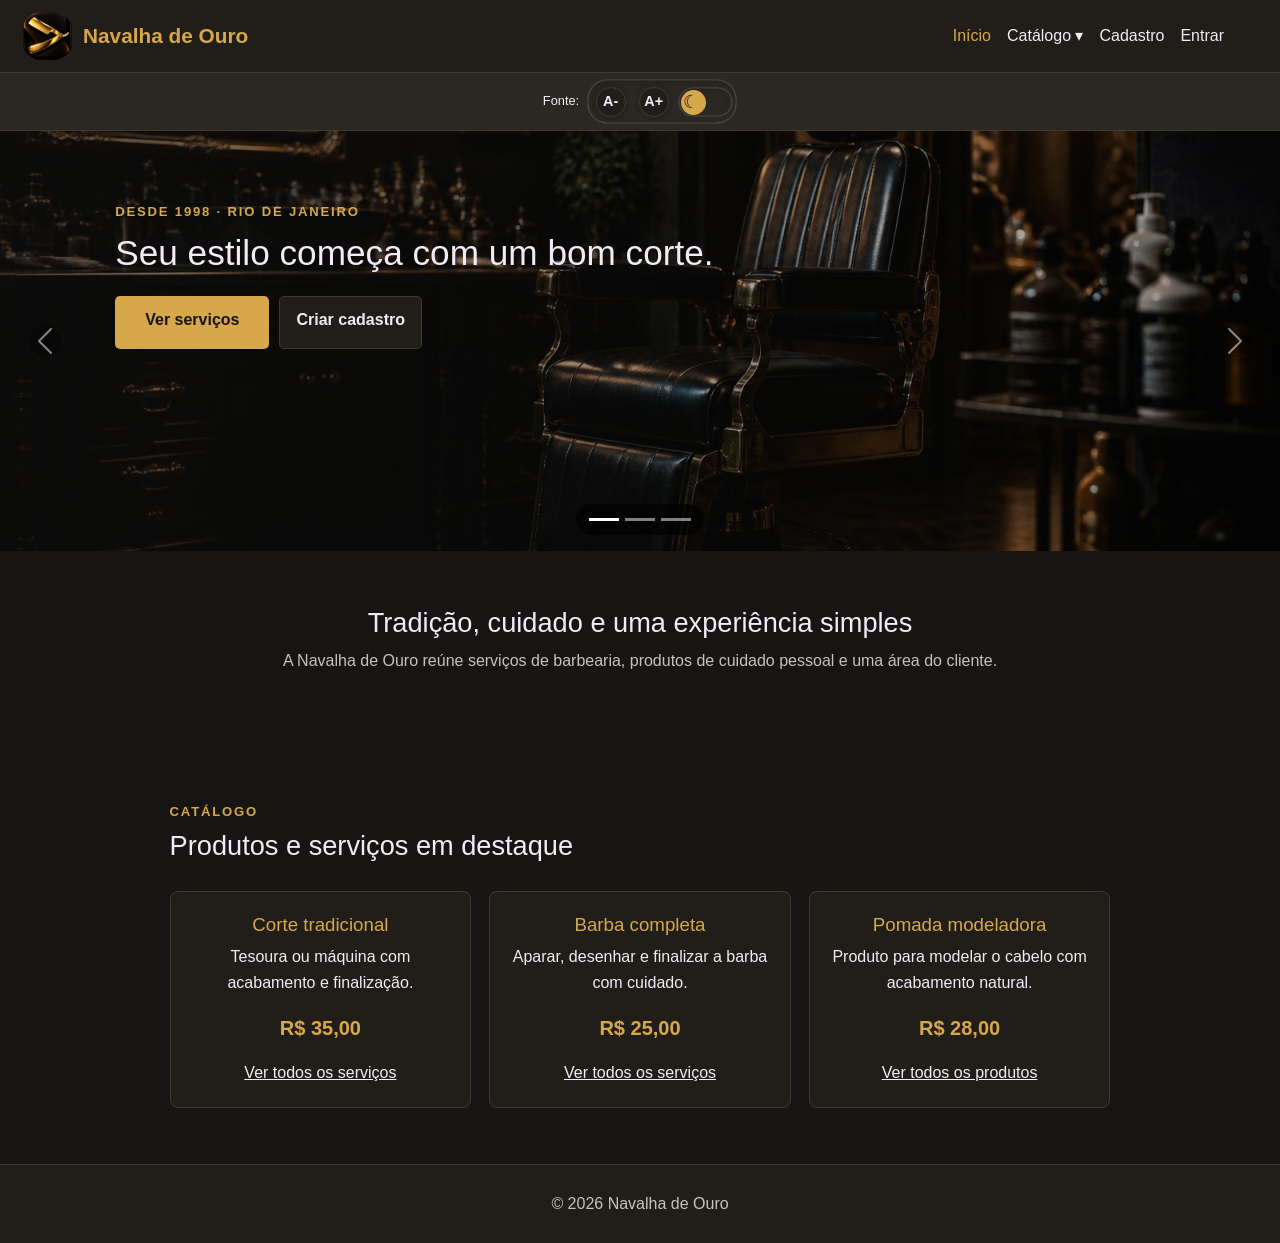
<file: index.html>
<!doctype html>
<html lang="pt-BR">
  <head>
    <meta charset="UTF-8" />
    <meta name="viewport" content="width=device-width, initial-scale=1.0" />
    <meta name="description" content="Projeto acadêmico Navalha de Ouro, uma barbearia fictícia." />
    <title>Navalha de Ouro | Início</title>
    <link
      rel="stylesheet"
      href="https://cdn.jsdelivr.net/npm/bootstrap@5.3.8/dist/css/bootstrap.min.css"
    />
    <link rel="stylesheet" href="css/estilo.css" />
    <link rel="stylesheet" href="css/inicio.css" />
    <link rel="stylesheet" href="css/menu-hamburguer.css" />
    <link rel="icon" href="assets/icone-site.png" />
  </head>
  <body>
    <header class="cabecalho">
      <div class="marca">
        <a class="logo-navalha" href="index.html" aria-label="Ir para a página inicial"></a>
        <a class="logo" href="index.html">Navalha de Ouro</a>
      </div>
      <input id="menu-hamburguer" class="menu-hamburguer" type="checkbox" />
      <label class="botao-hamburguer" for="menu-hamburguer" aria-label="Abrir menu">
        <span></span>
        <span></span>
        <span></span>
      </label>
      <nav class="menu" aria-label="Navegação principal">
        <a href="index.html" aria-current="page">Início</a>
        <details class="submenu">
          <summary>Catálogo</summary>
          <div class="submenu-lista">
            <a href="servicos.html">Serviços</a>
            <a href="produtos.html">Produtos</a>
          </div>
        </details>

        <a href="cadastro.html">Cadastro</a>
        <a id="link-entrar" href="login.html">Entrar</a>
        <details id="menu-area-cliente" class="submenu">
          <summary>Área do cliente</summary>
          <div class="submenu-lista" id="submenu-cliente">
            <a href="login.html">Entrar</a>
            <a href="horarios.html">Horários</a>
            <a href="painel.html">Painel</a>
            <a href="feedback.html">Feedback</a>
            <a href="meus-dados.html">Dados enviados</a>
          </div>
        </details>

        <div class="area-usuario">
          <a
            id="usuario-logado"
            class="usuario-logado"
            href="painel.html"
            aria-label="Abrir painel do cliente"
          ></a>
          <button id="botao-sair" class="botao-link oculto" type="button">Sair</button>
        </div>
      </nav>
    </header>

    <div class="barra-acessibilidade" aria-label="Ferramentas de acessibilidade">
      <span>Fonte:</span>
      <div class="container-fonte">
        <div class="fonte-button">
          <button class="fonte" type="button" data-acao="diminuir-fonte">A-</button>
        </div>

        <div class="fonte-button">
          <button class="fonte" type="button" data-acao="aumentar-fonte">A+</button>
        </div>

        <label class="tema-switch">
          <input type="checkbox" id="tema-toggle" data-acao="alternar-tema" aria-label="Alternar tema claro ou escuro" />
          <span class="tema-slider"></span>
          <span class="icone-lua">☾</span>
          <span class="icone-sol">☀</span>
        </label>
      </div>
    </div>

    <main>
      <section class="hero hero-carrossel">
        <div
          id="carouselExampleIndicators"
          class="carousel slide"
          role="region"
          aria-roledescription="carrossel"
          aria-label="Imagens da Navalha de Ouro"
        >
          <div class="carousel-indicators">
            <button
              type="button"
              data-bs-target="#carouselExampleIndicators"
              data-bs-slide-to="0"
              class="active"
              aria-current="true"
              aria-label="Imagem 1"
            ></button>
            <button
              type="button"
              data-bs-target="#carouselExampleIndicators"
              data-bs-slide-to="1"
              aria-label="Imagem 2"
            ></button>
            <button
              type="button"
              data-bs-target="#carouselExampleIndicators"
              data-bs-slide-to="2"
              aria-label="Imagem 3"
            ></button>
          </div>
          <div class="carousel-inner">
            <div class="carousel-item active">
              <img
                src="assets/hero-barbearia.jpg"
                class="d-block w-100"
                alt="Interior da barbearia Navalha de Ouro"
              />
            </div>
            <div class="carousel-item">
              <img
                src="assets/bancada-barbearia.png"
                class="d-block w-100"
                alt="Bancada com tesoura, navalha e pincel de barbear"
              />
            </div>
            <div class="carousel-item">
              <img
                src="assets/corte-barbearia.png"
                class="d-block w-100"
                alt="Barbeiro cortando o cabelo de um cliente"
              />
            </div>
          </div>
          <button
            class="carousel-control-prev"
            type="button"
            data-bs-target="#carouselExampleIndicators"
            data-bs-slide="prev"
          >
            <span class="carousel-control-prev-icon" aria-hidden="true"></span>
            <span class="visually-hidden">Anterior</span>
          </button>
          <button
            class="carousel-control-next"
            type="button"
            data-bs-target="#carouselExampleIndicators"
            data-bs-slide="next"
          >
            <span class="carousel-control-next-icon" aria-hidden="true"></span>
            <span class="visually-hidden">Próxima</span>
          </button>
        </div>
        <div class="hero-conteudo">
          <p class="etiqueta">DESDE 1998 · RIO DE JANEIRO</p>
          <h1>Seu estilo começa com um bom corte.</h1>
          <div class="acoes">
            <a class="botao" href="servicos.html">Ver serviços</a>
            <a class="botao-secundario" href="cadastro.html">Criar cadastro</a>
          </div>
        </div>
      </section>

      <section class="secao secao-centro">
        <h2>Tradição, cuidado e uma experiência simples</h2>
        <p class="texto-suave">
          A Navalha de Ouro reúne serviços de barbearia, produtos de cuidado pessoal e uma área do
          cliente.
        </p>
      </section>

      <section class="secao" aria-labelledby="catalogo-titulo">
        <p class="etiqueta">CATÁLOGO</p>
        <h2 id="catalogo-titulo">Produtos e serviços em destaque</h2>
        <div class="grade-cards">
          <article class="card">
            <h3>Corte tradicional</h3>
            <p>Tesoura ou máquina com acabamento e finalização.</p>
            <p class="preco">R$ 35,00</p>
            <a href="servicos.html">Ver todos os serviços</a>
          </article>
          <article class="card">
            <h3>Barba completa</h3>
            <p>Aparar, desenhar e finalizar a barba com cuidado.</p>
            <p class="preco">R$ 25,00</p>
            <a href="servicos.html">Ver todos os serviços</a>
          </article>
          <article class="card">
            <h3>Pomada modeladora</h3>
            <p>Produto para modelar o cabelo com acabamento natural.</p>
            <p class="preco">R$ 28,00</p>
            <a class="link" href="produtos.html">Ver todos os produtos</a>
          </article>
        </div>
      </section>
    </main>

    <footer>© 2026 Navalha de Ouro</footer>
    <script src="https://cdn.jsdelivr.net/npm/bootstrap@5.3.8/dist/js/bootstrap.bundle.min.js"></script>
    <script src="js/inicio.js"></script>
    <script src="js/dados.js"></script>
    <script src="js/comum.js"></script>
  </body>
</html>
</file>
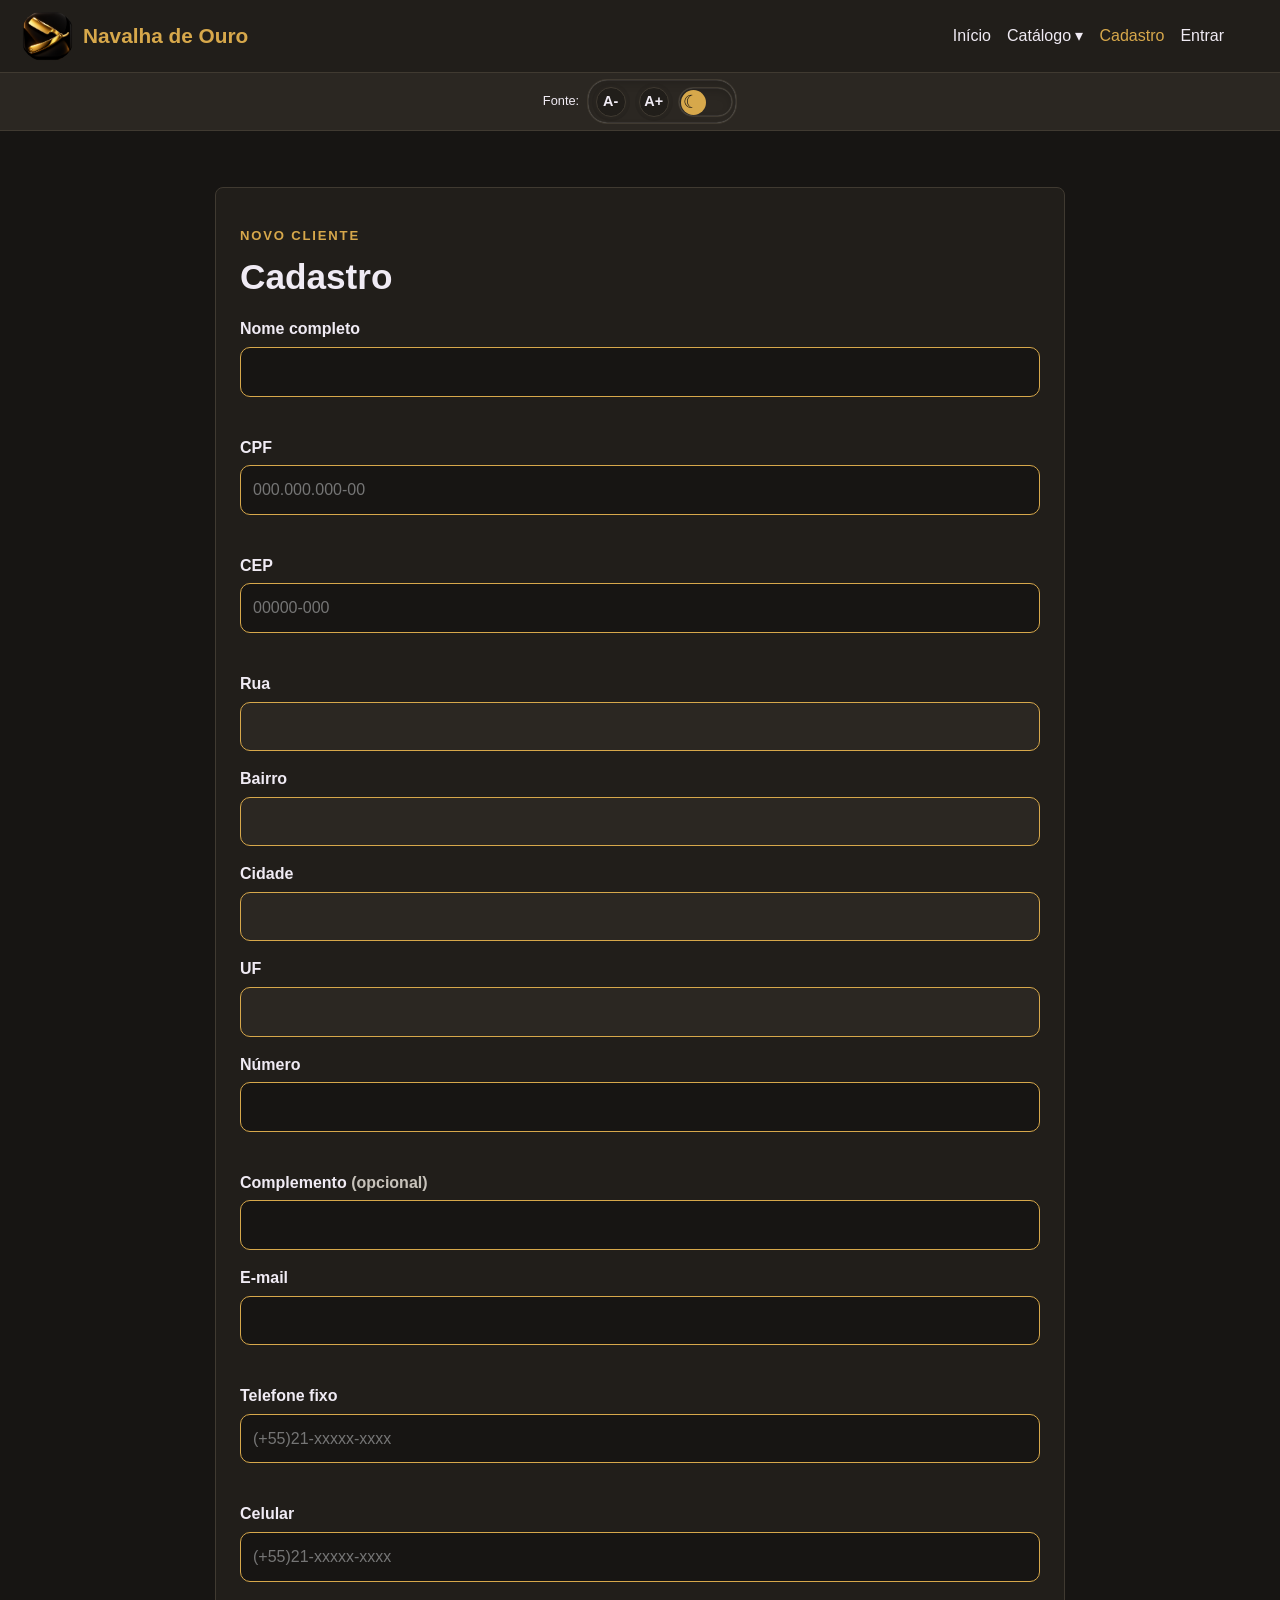
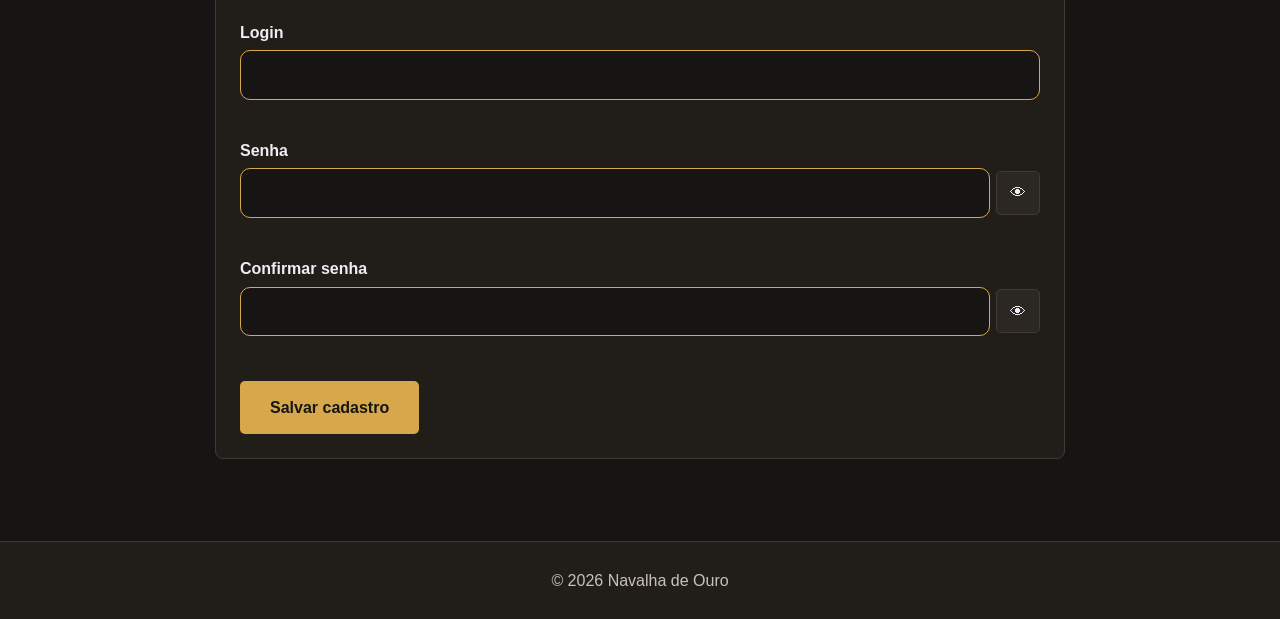
<file: cadastro.html>
<!doctype html>
<html lang="pt-BR">
    <head>
        <meta charset="UTF-8" />
        <meta name="viewport" content="width=device-width, initial-scale=1.0" />
        <title>Navalha de Ouro | Cadastro</title>
        <link rel="stylesheet" href="css/estilo.css" />
        <link rel="stylesheet" href="css/menu-hamburguer.css" />
    </head>
    <body>
        <header class="cabecalho">
            <div class="marca">
                <a
                    class="logo-navalha"
                    href="index.html"
                    aria-label="Ir para a página inicial"
                ></a>
                <a class="logo" href="index.html">Navalha de Ouro</a>
            </div>
            <input
                id="menu-hamburguer"
                class="menu-hamburguer"
                type="checkbox"
            />
            <label
                class="botao-hamburguer"
                for="menu-hamburguer"
                aria-label="Abrir menu"
            >
                <span></span><span></span><span></span>
            </label>
            <nav class="menu" aria-label="Navegação principal">
                <a href="index.html">Início</a>
                <details class="submenu">
                    <summary>Catálogo</summary>
                    <div class="submenu-lista">
                        <a href="servicos.html">Serviços</a>
                        <a href="produtos.html">Produtos</a>
                    </div>
                </details>

                <a href="cadastro.html" aria-current="page">Cadastro</a>
                <a id="link-entrar" href="login.html">Entrar</a>
                <details id="menu-area-cliente" class="submenu">
                    <summary>Área do cliente</summary>
                   <div class="submenu-lista" id="submenu-cliente">
                        <a href="login.html">Entrar</a>
                        <a href="horarios.html">Horários</a>
                        <a href="painel.html">Painel</a>
                        <a href="feedback.html">Feedback</a>
                        <a href="meus-dados.html">Dados enviados</a>
                    </div>
                </details>
                <div class="area-usuario">
                    <a
                        id="usuario-logado"
                        class="usuario-logado"
                        href="painel.html"
                        aria-label="Abrir painel do cliente"
                    ></a
                    ><button
                        id="botao-sair"
                        class="botao-link oculto"
                        type="button"
                    >
                        Sair
                    </button>
                </div>
            </nav>
        </header>
        <div
            class="barra-acessibilidade"
            aria-label="Ferramentas de acessibilidade"
        >
            <span>Fonte:</span>
            <div class="container-fonte">

                <div class="fonte-button">
                    <button class="fonte" type="button" data-acao="diminuir-fonte">A- </button>
                </div>

                <div class="fonte-button">
                    <button class="fonte" type="button" data-acao="aumentar-fonte">A+ </button>

                </div>

                <label class="tema-switch" >
                    <input type="checkbox" id="tema-toggle" data-acao="alternar-tema" aria-label="Alternar tema claro ou escuro">
                    <span class="tema-slider"></span>
                    <span class="icone-lua">☾</span>
                    <span class="icone-sol">☀</span>                 
                </label>


            </div>

        </div>

        <main class="conteudo">
            <form id="form-cadastro" class="formulario" novalidate>
                <p class="etiqueta">NOVO CLIENTE</p>
                <h1>Cadastro</h1>

                <div
                    id="mensagem-cadastro"
                    class="mensagem oculto"
                    role="status"
                    aria-live="polite"
                ></div>

                <div class="grade-formulario">
                    <div class="campo campo-largo">
                        <label for="nome">Nome completo</label>
                        <input
                            id="nome"
                            name="nome"
                            type="text"
                            autocomplete="name"
                            required
                        />
                        <p id="erro-nome" class="erro-campo"></p>
                    </div>

                    <div class="campo">
                        <label for="cpf">CPF</label>
                        <input
                            id="cpf"
                            name="cpf"
                            type="text"
                            inputmode="numeric"
                            placeholder="000.000.000-00"
                            maxlength="14"
                            required
                        />
                        <p id="erro-cpf" class="erro-campo"></p>
                    </div>

                    <div class="campo">
                        <label for="cep">CEP</label>
                        <input
                            id="cep"
                            name="cep"
                            type="text"
                            inputmode="numeric"
                            placeholder="00000-000"
                            maxlength="9"
                            required
                        />
                        <p id="erro-cep" class="erro-campo"></p>
                    </div>

                    <div class="campo campo-largo">
                        <label for="rua">Rua</label>
                        <input id="rua" name="rua" type="text" readonly />
                    </div>

                    <div class="campo">
                        <label for="bairro">Bairro</label>
                        <input id="bairro" name="bairro" type="text" readonly />
                    </div>

                    <div class="campo">
                        <label for="cidade">Cidade</label>
                        <input id="cidade" name="cidade" type="text" readonly />
                    </div>

                    <div class="campo">
                        <label for="uf">UF</label>
                        <input id="uf" name="uf" type="text" readonly />
                    </div>

                    <div class="campo">
                        <label for="numero">Número</label>
                        <input id="numero" name="numero" type="text" required />
                        <p id="erro-numero" class="erro-campo"></p>
                    </div>

                    <div class="campo campo-largo">
                        <label for="complemento"
                            >Complemento
                            <span class="texto-suave">(opcional)</span></label
                        >
                        <input
                            id="complemento"
                            name="complemento"
                            type="text"
                        />
                    </div>

                    <div class="campo campo-largo">
                        <label for="email">E-mail</label>
                        <input
                            id="email"
                            name="email"
                            type="email"
                            autocomplete="email"
                            required
                        />
                        <p id="erro-email" class="erro-campo"></p>
                    </div>

                    <div class="campo">
                        <label for="telefone">Telefone fixo</label>
                        <input
                            id="telefone"
                            name="telefone"
                            type="text"
                            inputmode="tel"
                            placeholder="(+55)21-xxxxx-xxxx"
                            maxlength="16"
                            required
                        />
                        <p id="erro-telefone" class="erro-campo"></p>
                    </div>

                    <div class="campo">
                        <label for="celular">Celular</label>
                        <input
                            id="celular"
                            name="celular"
                            type="text"
                            inputmode="tel"
                            placeholder="(+55)21-xxxxx-xxxx"
                            maxlength="16"
                            required
                        />
                        <p id="erro-celular" class="erro-campo"></p>
                    </div>

                    <div class="campo">
                        <label for="login">Login</label>
                        <input
                            id="login"
                            name="login"
                            type="text"
                            maxlength="6"
                            autocomplete="username"
                            required
                        />
                        <p id="erro-login" class="erro-campo"></p>
                    </div>

                    <div class="campo">
                        <label for="senha">Senha</label>
                        <div class="campo-com-acao">
                            <input
                                id="senha"
                                name="senha"
                                type="password"
                                maxlength="8"
                                autocomplete="new-password"
                                required
                            />
                            <button
                                class="botao-olho"
                                type="button"
                                data-alvo="senha"
                                aria-label="Mostrar senha"
                                title="Mostrar senha"
                            >
                                &#128065;
                            </button>
                        </div>
                        <p id="erro-senha" class="erro-campo"></p>
                    </div>

                    <div class="campo campo-largo">
                        <label for="confirmacao">Confirmar senha</label>
                        <div class="campo-com-acao">
                            <input
                                id="confirmacao"
                                name="confirmacao"
                                type="password"
                                maxlength="8"
                                autocomplete="new-password"
                                required
                            />
                            <button
                                class="botao-olho"
                                type="button"
                                data-alvo="confirmacao"
                                aria-label="Mostrar confirmação de senha"
                                title="Mostrar confirmação de senha"
                            >
                                &#128065;
                            </button>
                        </div>
                        <p id="erro-confirmacao" class="erro-campo"></p>
                    </div>
                </div>
                <div class="acoes">
                    <button class="botao" type="submit">Salvar cadastro</button>
                    <a
                        id="ir-login"
                        class="botao-secundario oculto"
                        href="login.html"
                        >Ir para o login</a
                    >
                </div>
            </form>
        </main>
        <br />
        <footer>© 2026 Navalha de Ouro</footer>
        <script src="js/dados.js"></script>
        <script src="js/comum.js"></script>
        <script src="js/cadastro.js"></script>
    </body>
</html>
</file>
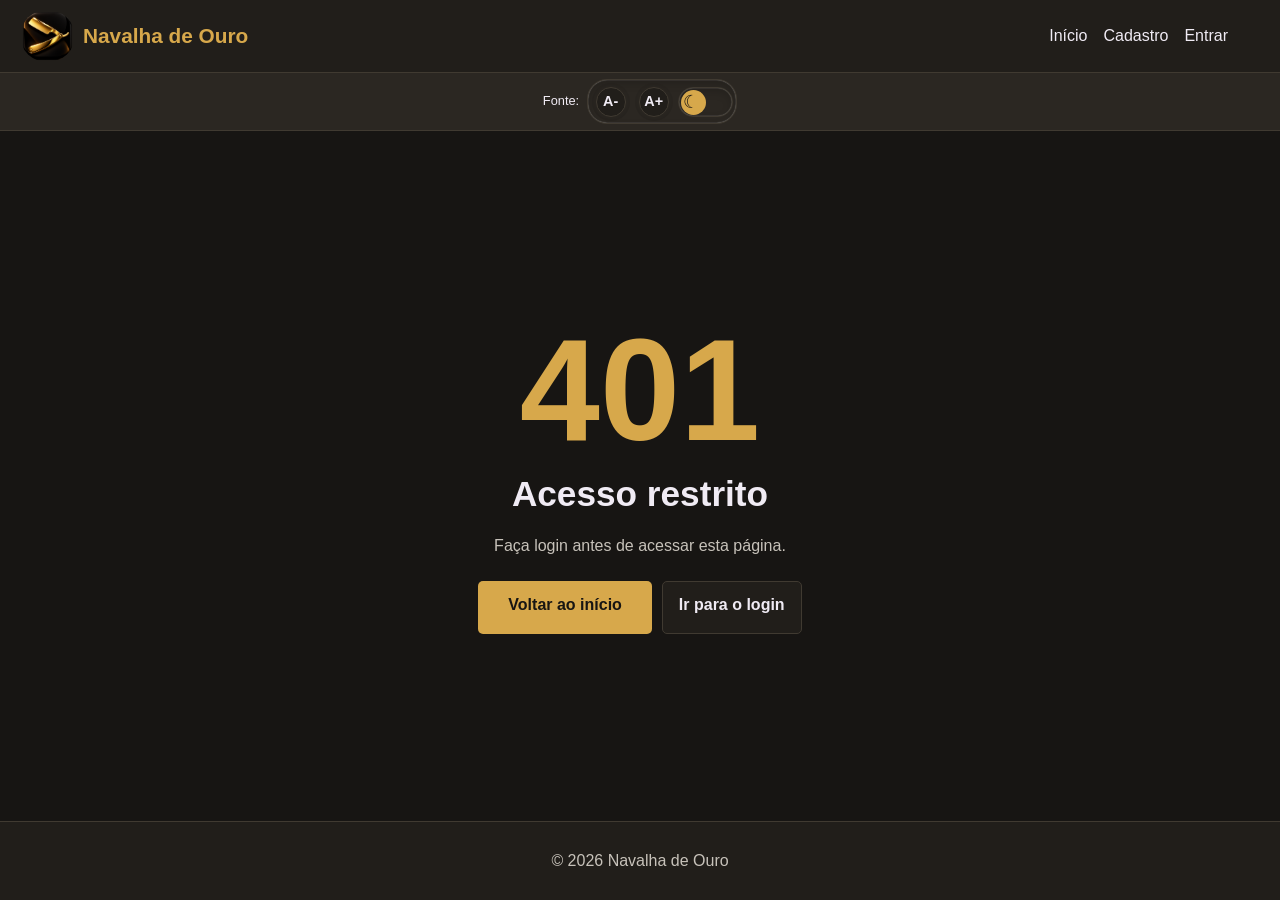
<file: feedback.html>
<!doctype html>
<html lang="pt-BR">
    <head>
        <meta charset="UTF-8" />
        <meta name="viewport" content="width=device-width, initial-scale=1.0" />
        <title>Navalha de Ouro | Feedback</title>
        <link rel="stylesheet" href="css/estilo.css" />
        <link rel="stylesheet" href="css/menu-hamburguer.css" />
    </head>
    <body data-restrita="true">
        <header class="cabecalho">
            <div class="marca">
                <a
                    class="logo-navalha"
                    href="index.html"
                    aria-label="Ir para a página inicial"
                ></a>
                <a class="logo" href="index.html">Navalha de Ouro</a>
            </div>
            <input
                id="menu-hamburguer"
                class="menu-hamburguer"
                type="checkbox"
            />
            <label
                class="botao-hamburguer"
                for="menu-hamburguer"
                aria-label="Abrir menu"
            >
                <span></span><span></span><span></span>
            </label>
            <nav class="menu" aria-label="Navegação principal">
                <a href="index.html">Início</a>
                <details class="submenu">
                    <summary>Catálogo</summary>
                    <div class="submenu-lista">
                        <a href="servicos.html">Serviços</a>
                        <a href="produtos.html">Produtos</a>
                    </div>
                </details>
                <a href="cadastro.html">Cadastro</a>
                <a id="link-entrar" href="login.html">Entrar</a>
                <details id="menu-area-cliente" class="submenu">
                    <summary>Área do cliente</summary>
                    <div class="submenu-lista" id="submenu-cliente">
                        <a href="login.html">Entrar</a>
                        <a href="horarios.html">Horários</a>
                        <a href="painel.html">Painel</a>
                        <a href="feedback.html">Feedback</a>
                        <a href="meus-dados.html">Dados enviados</a>
                    </div>
                </details>
                <div class="area-usuario">
                    <a
                        id="usuario-logado"
                        class="usuario-logado"
                        href="painel.html"
                        aria-label="Abrir painel do cliente"
                    ></a
                    ><button
                        id="botao-sair"
                        class="botao-link oculto"
                        type="button"
                    >
                        Sair
                    </button>
                </div>
            </nav>
        </header>
        <div
            class="barra-acessibilidade"
            aria-label="Ferramentas de acessibilidade"
        >
            <span>Fonte:</span>
            <div class="container-fonte">

                <div class="fonte-button">
                    <button class="fonte" type="button" data-acao="diminuir-fonte">A- </button>
                </div>

                <div class="fonte-button">
                    <button class="fonte" type="button" data-acao="aumentar-fonte">A+ </button>

                </div>

                <label class="tema-switch" >
                    <input type="checkbox" id="tema-toggle" data-acao="alternar-tema" aria-label="Alternar tema claro ou escuro">
                    <span class="tema-slider"></span>
                    <span class="icone-lua">☾</span>
                    <span class="icone-sol">☀</span>
                </label>


            </div>

        </div>

        <main class="conteudo">
            <form id="form-feedback" class="formulario" novalidate>
                <p class="etiqueta">ÁREA RESTRITA</p>
                <h1>Feedback e interesse</h1>

                <div
                    id="mensagem-feedback"
                    class="mensagem oculto"
                    role="alert"
                    aria-live="polite"
                ></div>

                <div class="grade-formulario">
                    <div class="campo campo-largo">
                        <label for="servico">Serviço de maior interesse</label>
                        <select id="servico" name="servico" required>
                            <option value="">Selecione</option>
                            <option value="Corte tradicional">
                                Corte tradicional
                            </option>
                            <option value="Barba completa">
                                Barba completa
                            </option>
                            <option value="Corte + barba">Corte + barba</option>
                            <option value="Hidratação">Hidratação</option>
                        </select>
                    </div>

                    <fieldset class="grupo-opcoes">
                        <legend class="grupo-titulo">
                            Com que frequência você iria à barbearia?
                        </legend>
                        <label class="opcao"
                            ><input
                                type="radio"
                                name="frequencia"
                                value="Semanal"
                            />
                            Semanal</label
                        >
                        <label class="opcao"
                            ><input
                                type="radio"
                                name="frequencia"
                                value="Quinzenal"
                            />
                            Quinzenal</label
                        >
                        <label class="opcao"
                            ><input
                                type="radio"
                                name="frequencia"
                                value="Mensal"
                            />
                            Mensal</label
                        >
                    </fieldset>

                    <fieldset class="grupo-opcoes">
                        <legend class="grupo-titulo">
                            O que deseja receber?
                        </legend>
                        <label class="opcao"
                            ><input
                                type="checkbox"
                                name="preferencias"
                                value="Promoções"
                            />
                            Promoções</label
                        >
                        <label class="opcao"
                            ><input
                                type="checkbox"
                                name="preferencias"
                                value="Novidades"
                            />
                            Novidades</label
                        >
                        <label class="opcao"
                            ><input
                                type="checkbox"
                                name="preferencias"
                                value="Lembretes"
                            />
                            Lembretes</label
                        >
                    </fieldset>

                    <div class="campo campo-largo">
                        <label for="nota"
                            >Nota para a proposta do site:
                            <output id="valor-nota" for="nota">8</output
                            >/10</label
                        >
                        <input
                            id="nota"
                            name="nota"
                            type="range"
                            min="0"
                            max="10"
                            value="8"
                        />
                    </div>

                    <div class="campo campo-largo">
                        <label for="comentario"
                            >Comentário
                            <span class="texto-suave">(opcional)</span></label
                        >
                        <textarea id="comentario" name="comentario"></textarea>
                    </div>
                </div>

                <div class="acoes">
                    <button class="botao" type="submit">Enviar feedback</button>
                </div>
            </form>
        </main>

        <footer>© 2026 Navalha de Ouro</footer>
        <script src="js/dados.js"></script>
        <script src="js/comum.js"></script>
        <script src="js/feedback.js"></script>
    </body>
</html>
</file>
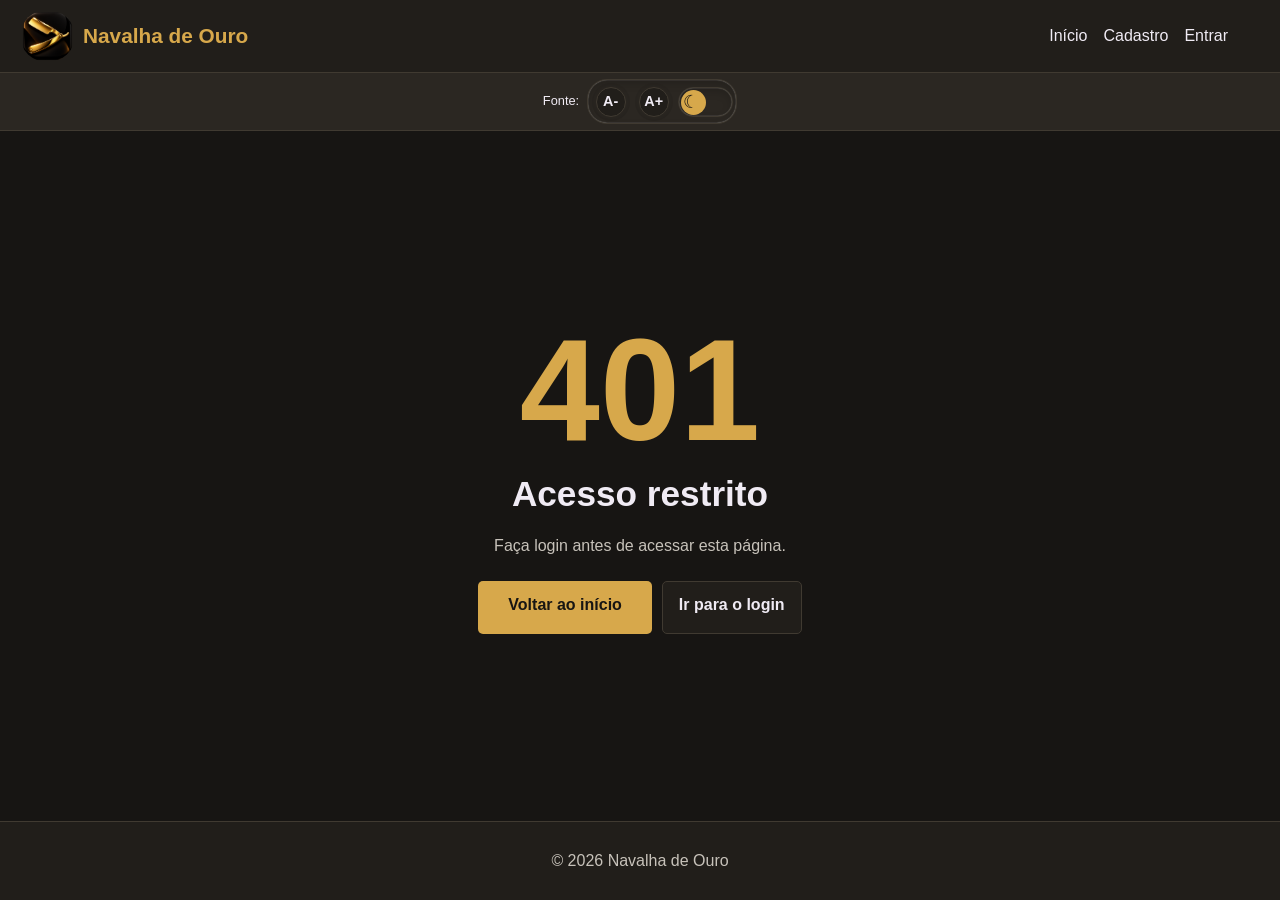
<file: horarios.html>
<!doctype html>
<html lang="pt-BR">
    <head>
        <meta charset="UTF-8" />
        <meta name="viewport" content="width=device-width, initial-scale=1.0" />
        <title>Navalha de Ouro | Marcar horário</title>
        <link rel="stylesheet" href="css/estilo.css" />
        <link rel="stylesheet" href="css/menu-hamburguer.css" />
    </head>
    <body data-restrita="true" class="pagina-horarios" data-pagina="horarios">
        <header class="cabecalho">
            <div class="marca">
                <a
                    class="logo-navalha"
                    href="index.html"
                    aria-label="Ir para a página inicial"
                ></a>
                <a class="logo" href="index.html">Navalha de Ouro</a>
            </div>
            <input
                id="menu-hamburguer"
                class="menu-hamburguer"
                type="checkbox"
            />
            <label
                class="botao-hamburguer"
                for="menu-hamburguer"
                aria-label="Abrir menu"
            >
                <span></span><span></span><span></span>
            </label>
            <nav class="menu" aria-label="Navegação principal">
                <a href="index.html">Início</a>
                <details class="submenu">
                    <summary>Catálogo</summary>
                    <div class="submenu-lista">
                        <a href="servicos.html">Serviços</a>
                        <a href="produtos.html">Produtos</a>
                    </div>
                </details>
                <a href="cadastro.html">Cadastro</a>
                <a id="link-entrar" href="login.html">Entrar</a>
                <details id="menu-area-cliente" class="submenu">
                    <summary>Área do cliente</summary>
                    <div class="submenu-lista" id="submenu-cliente">
                        <a href="login.html">Entrar</a>
                        <a href="horarios.html">Horários</a>
                        <a href="painel.html">Painel</a>
                        <a href="feedback.html">Feedback</a>
                        <a href="meus-dados.html">Dados enviados</a>
                    </div>
                </details>
                <div class="area-usuario">
                    <a
                        id="usuario-logado"
                        class="usuario-logado"
                        href="painel.html"
                        aria-label="Abrir painel do cliente"
                    ></a
                    ><button
                        id="botao-sair"
                        class="botao-link oculto"
                        type="button"
                    >
                        Sair
                    </button>
                </div>
            </nav>
        </header>

        <div
            class="barra-acessibilidade"
            aria-label="Ferramentas de acessibilidade"
        >
            <span>Fonte:</span>
            <div class="container-fonte">

                <div class="fonte-button">
                    <button class="fonte" type="button" data-acao="diminuir-fonte">A- </button>
                </div>

                <div class="fonte-button">
                    <button class="fonte" type="button" data-acao="aumentar-fonte">A+ </button>

                </div>

                <label class="tema-switch" >
                    <input type="checkbox" id="tema-toggle" data-acao="alternar-tema" aria-label="Alternar tema claro ou escuro">
                    <span class="tema-slider"></span>
                    <span class="icone-lua">☾</span>
                    <span class="icone-sol">☀</span>                 
                </label>


            </div>

        </div>

        <main class="conteudo-horarios">
            <form id="form-horarios" class="formulario-horarios">
                <p class="etiqueta">ÁREA RESTRITA · AGENDAMENTO</p>
                <h1>Marque seu horário</h1>
                <p class="texto-suave">
                    Escolha o serviço, o barbeiro, a data e um horário
                    disponível para o atendimento.
                </p>
                <div
                    id="mensagem-horarios"
                    class="mensagem oculto"
                    role="status"
                    aria-live="polite"
                ></div>

                <div class="grade-formulario">
                    <div class="container_campo">
                        <div class="campo">
                            <label for="servico-horario">Serviço</label>
                            <select
                                id="servico-horario"
                                name="servico"
                                required
                            >
                                <option value="">Selecione um serviço</option>
                                <option value="Corte tradicional">
                                    Corte tradicional - R$ 35,00
                                </option>
                                <option value="Barba completa">
                                    Barba completa - R$ 25,00
                                </option>
                                <option value="Corte + barba">
                                    Corte + barba - R$ 55,00
                                </option>
                                <option value="Hidratação">
                                    Hidratação - R$ 20,00
                                </option>
                            </select>
                        </div>

                        <div class="campo">
                            <label for="barbeiro">Barbeiro</label>
                            <select id="barbeiro" name="barbeiro" required>
                                <option value="">Selecione um barbeiro</option>
                                <option value="Rafael">Rafael</option>
                                <option value="Bruno">Bruno</option>
                                <option value="Diego">Diego</option>
                            </select>
                        </div>
                    </div>

                    <div class="container_campo">
                        <div class="campo">
                            <label for="data-atendimento">Data</label>
                            <input
                                id="data-atendimento"
                                name="data"
                                type="date"
                                required
                            />
                        </div>

                        <div class="campo">
                            <label for="horario">Horário</label>
                            <select id="horario" name="horario" required>
                                <option value="">Selecione um horário</option>
                                <option value="09:00">09:00</option>
                                <option value="10:00">10:00</option>
                                <option value="11:00">11:00</option>
                                <option value="14:00">14:00</option>
                                <option value="15:00">15:00</option>
                                <option value="16:00">16:00</option>
                                <option value="17:00">17:00</option>
                            </select>
                        </div>
                    </div>

                    <div class="campo">
                        <label for="observacao"
                            >Observação
                            <span class="texto-suave">(opcional)</span></label
                        >
                        <textarea
                            id="observacao"
                            name="observacao"
                            placeholder="Alguma preferência para o atendimento?"
                        ></textarea>
                    </div>
                </div>

                <div class="acoes">
                    <button class="botao" type="submit">
                        Confirmar horário
                    </button>
                </div>
            </form>
        </main>

        <footer>© 2026 Navalha de Ouro</footer>
        <script src="js/dados.js"></script>
        <script src="js/comum.js"></script>
        <script src="js/horarios.js"></script>
    </body>
</html>
</file>
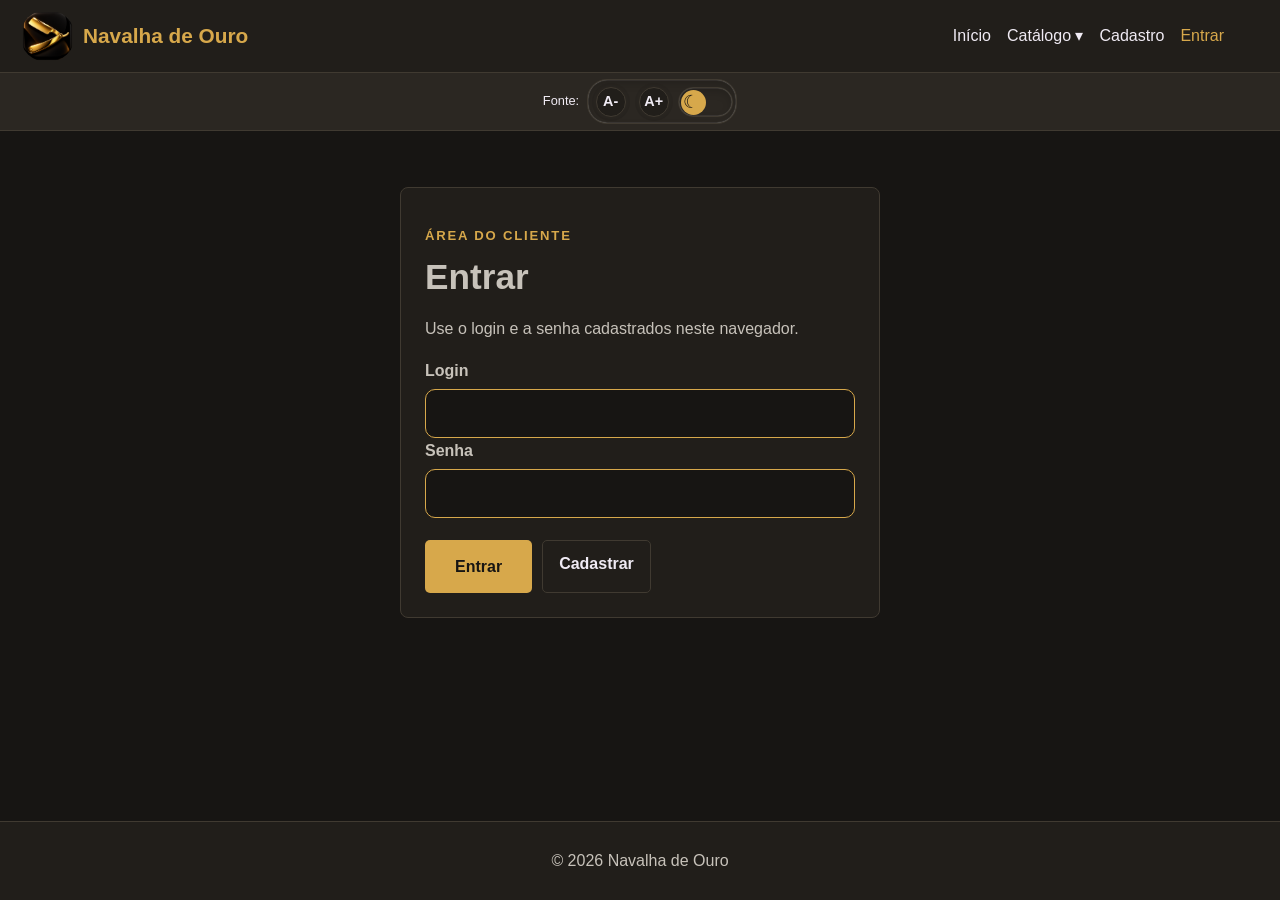
<file: login.html>
<!doctype html>
<html lang="pt-BR">
    <head>
        <meta charset="UTF-8" />
        <meta name="viewport" content="width=device-width, initial-scale=1.0" />
        <title>Navalha de Ouro | Login</title>
        <link rel="stylesheet" href="css/estilo.css" />
        <link rel="stylesheet" href="css/menu-hamburguer.css" />
        <link
            rel="shortcut icon"
            href="favicon/favicon.ico"
            type="image/x-icon"
        />
    </head>
    <body>
        <header class="cabecalho">
            <div class="marca">
                <a
                    class="logo-navalha"
                    href="index.html"
                    aria-label="Ir para a página inicial"
                ></a>
                <a class="logo" href="index.html">Navalha de Ouro</a>
            </div>
            <input
                id="menu-hamburguer"
                class="menu-hamburguer"
                type="checkbox"
            />
            <label
                class="botao-hamburguer"
                for="menu-hamburguer"
                aria-label="Abrir menu"
            >
                <span></span>
                <span></span>
                <span></span>
            </label>
            <nav class="menu" aria-label="Navegação principal">
                <a href="index.html">Início</a>
                <details class="submenu">
                    <summary>Catálogo</summary>
                    <div class="submenu-lista">
                        <a href="servicos.html">Serviços</a>
                        <a href="produtos.html">Produtos</a>
                        <a href="horarios.html">Horários</a>
                    </div>
                </details>
                <a href="cadastro.html">Cadastro</a>
                <a id="link-entrar" href="login.html">Entrar</a>
                <details id="menu-area-cliente"  class="submenu">
                    <summary>Área do cliente</summary>
                    <div class="submenu-lista" id="submenu-cliente">
                        <a href="login.html">Entrar</a>
                        <a href="horarios.html">Horários</a>
                        <a href="painel.html">Painel</a>
                        <a href="feedback.html">Feedback</a>
                        <a href="meus-dados.html">Dados enviados</a>
                    </div>
                </details>
                 <div class="area-usuario">
                <a
                    id="usuario-logado"
                    class="usuario-logado"
                    href="painel.html"
                    aria-label="Abrir painel do cliente"
                ></a
                ><button
                    id="botao-sair"
                    class="botao-link oculto"
                    type="button"
                >
                    Sair
                </button>
            </div>
            </nav>
           
        </header>
        <div
            class="barra-acessibilidade"
            aria-label="Ferramentas de acessibilidade"
        >
            <span>Fonte:</span>
            <div class="container-fonte">

                <div class="fonte-button">
                    <button class="fonte" type="button" data-acao="diminuir-fonte">A- </button>
                </div>

                <div class="fonte-button">
                    <button class="fonte" type="button" data-acao="aumentar-fonte">A+ </button>

                </div>

                <label class="tema-switch" >
                    <input type="checkbox" id="tema-toggle" data-acao="alternar-tema" aria-label="Alternar tema claro ou escuro">
                    <span class="tema-slider"></span>
                    <span class="icone-lua">☾</span>
                    <span class="icone-sol">☀</span>                 
                </label>


            </div>

        </div>

        <main class="conteudo">
            <form id="form-login" class="formulario formulario-estreito" novalidate>
                <p class="etiqueta">ÁREA DO CLIENTE</p>
                <h1>Entrar</h1>
                <p class="texto-suave">
                    Use o login e a senha cadastrados neste navegador.
                </p>
                <div
                    id="mensagem-login"
                    class="mensagem oculto"
                    role="alert"
                    aria-live="polite"
                ></div>
                <div class="campo">
                    <label for="login">Login</label>
                    <input
                        id="login"
                        name="login"
                        type="text"
                        maxlength="6"
                        autocomplete="username"
                        required
                    />
                </div>
                <div class="campo">
                    <label for="senha">Senha</label>
                    <input
                        id="senha"
                        name="senha"
                        type="password"
                        maxlength="8"
                        autocomplete="current-password"
                        required
                    />
                </div>
                <div class="acoes">
                    <button class="botao" type="submit">Entrar</button>
                    <a class="botao-secundario" href="cadastro.html"
                        >Cadastrar</a
                    >
                </div>
            </form>
        </main>

        <footer>© 2026 Navalha de Ouro</footer>
        <script src="js/dados.js"></script>
        <script src="js/comum.js"></script>
        <script src="js/login.js"></script>
    </body>
</html>
</file>
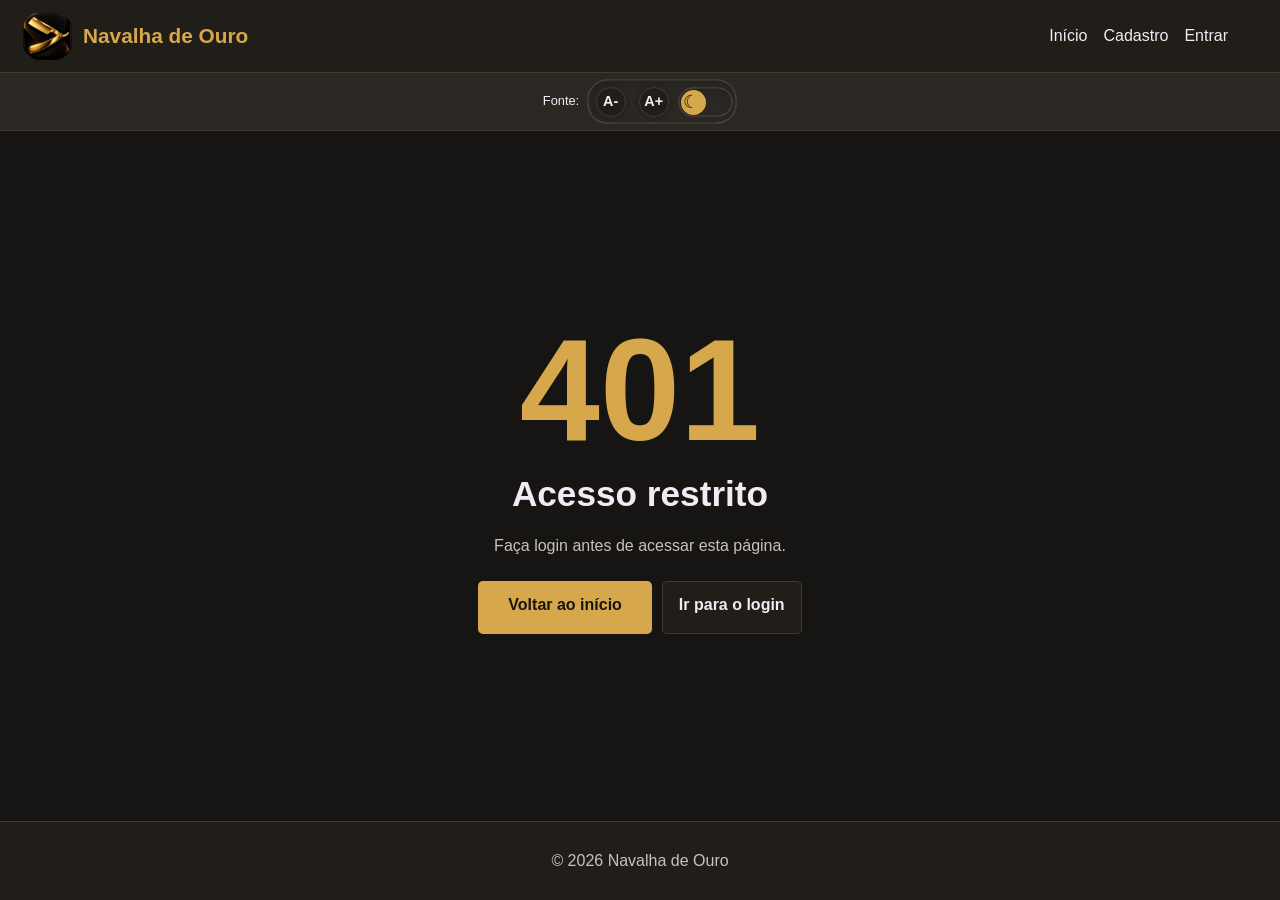
<file: meus-dados.html>
<!doctype html>
<html lang="pt-BR">    <head>
        <meta charset="UTF-8" />
        <meta name="viewport" content="width=device-width, initial-scale=1.0" />
        <title>Navalha de Ouro | Dados enviados</title>
        <link rel="stylesheet" href="css/estilo.css" />
        <link rel="stylesheet" href="css/menu-hamburguer.css" />
    </head>
    <body data-restrita="true">
        <header class="cabecalho">
            <div class="marca">
                <a
                    class="logo-navalha"
                    href="index.html"
                    aria-label="Ir para a página inicial"
                ></a>
                <a class="logo" href="index.html">Navalha de Ouro</a>
            </div>
            <input
                id="menu-hamburguer"
                class="menu-hamburguer"
                type="checkbox"
            />
            <label
                class="botao-hamburguer"
                for="menu-hamburguer"
                aria-label="Abrir menu"
            >
                <span></span><span></span><span></span>
            </label>
            <nav class="menu" aria-label="Navegação principal">
                <a href="index.html">Início</a>
                <details class="submenu">
                    <summary>Catálogo</summary>
                    <div class="submenu-lista">
                        <a href="servicos.html">Serviços</a>
                        <a href="produtos.html">Produtos</a>
                        <a href="horarios.html">Horários</a>
                    </div>
                </details>
                <a href="cadastro.html">Cadastro</a>
                <a id="link-entrar" href="login.html">Entrar</a>
                <details id="menu-area-cliente"  class="submenu">
                    <summary>Área do cliente</summary>
                    <div class="submenu-lista" id="submenu-cliente">
                        <a href="login.html">Entrar</a>
                        <a href="horarios.html">Horários</a>
                        <a href="painel.html">Painel</a>
                        <a href="feedback.html">Feedback</a>
                        <a href="meus-dados.html">Dados enviados</a>
                    </div>
                </details>
            </nav>
            <div class="area-usuario">
                <a
                    id="usuario-logado"
                    class="usuario-logado"
                    href="painel.html"
                    aria-label="Abrir painel do cliente"
                ></a
                ><button
                    id="botao-sair"
                    class="botao-link oculto"
                    type="button"
                >
                    Sair
                </button>
            </div>
        </header>
        <div
            class="barra-acessibilidade"
            aria-label="Ferramentas de acessibilidade"
        >
            <span>Fonte:</span>
            <div class="container-fonte">

                <div class="fonte-button">
                    <button class="fonte" type="button" data-acao="diminuir-fonte">A- </button>
                </div>

                <div class="fonte-button">
                    <button class="fonte" type="button" data-acao="aumentar-fonte">A+ </button>

                </div>

                <label class="tema-switch" >
                    <input type="checkbox" id="tema-toggle" data-acao="alternar-tema" aria-label="Alternar tema claro ou escuro">
                    <span class="tema-slider"></span>
                    <span class="icone-lua">☾</span>
                    <span class="icone-sol">☀</span>                 
                </label>


            </div>

        </div>

        <main class="conteudo">
            <p class="etiqueta">CONFIRMAÇÃO</p>
            <h1>Dados enviados</h1>
            <p class="introducao">
                Abaixo estão os dados do último feedback salvo no localStorage.
            </p>
            <p id="mensagem-dados" class="oculto" role="status"></p>
            <dl id="dados-feedback" class="dados-lista card"></dl>
            <div class="acoes">
                <a class="botao" href="feedback.html"
                    >Editar enviando novamente</a
                ><a class="botao-secundario" href="painel.html"
                    >Voltar ao painel</a
                >
            </div>
        </main>

        <footer>© 2026 Navalha de Ouro</footer>
        <script src="js/dados.js"></script>
        <script src="js/comum.js"></script>
        <script src="js/meus-dados.js"></script>
    </body>
</html>
</file>
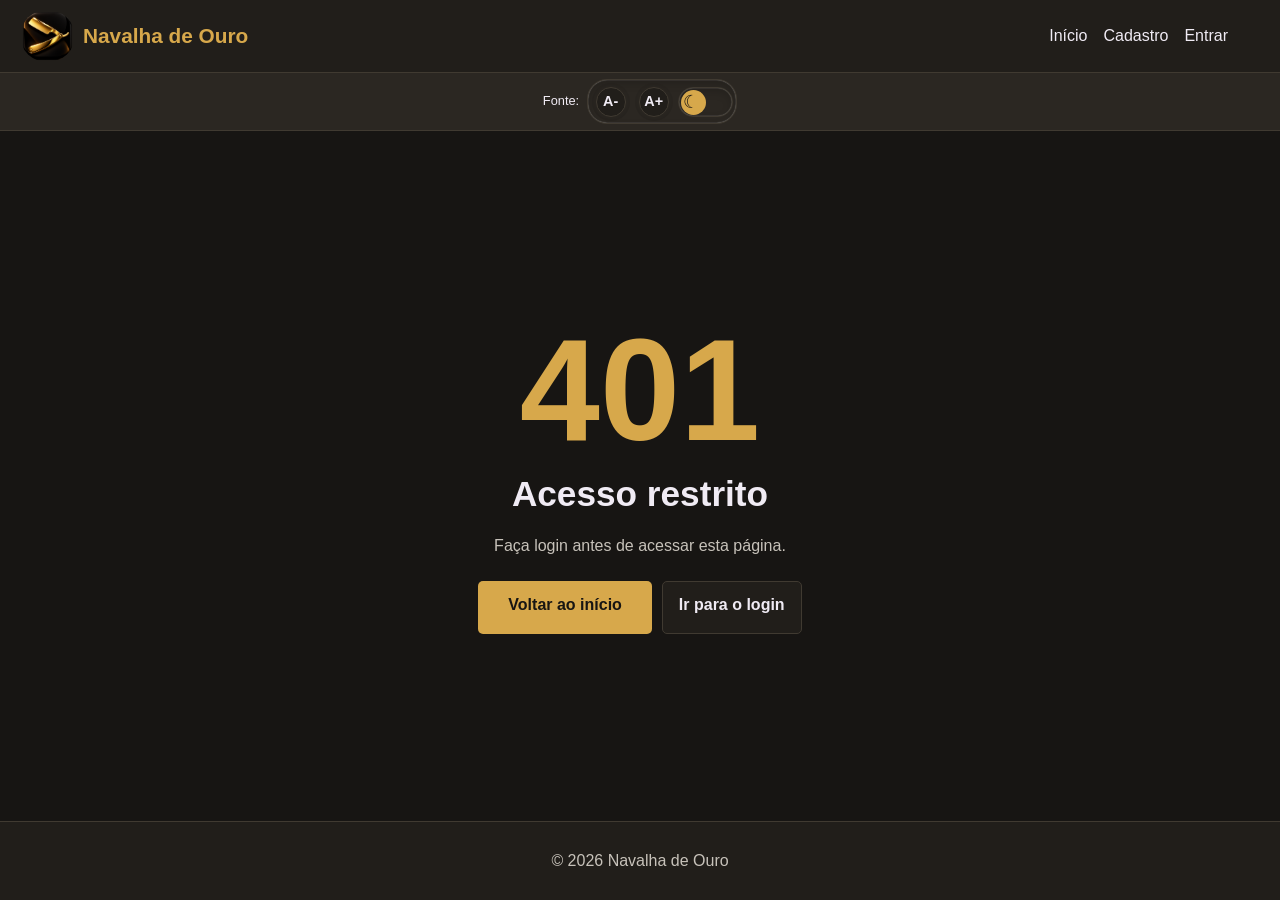
<file: painel.html>
<!doctype html>
<html lang="pt-BR">
    <head>
        <meta charset="UTF-8" />
        <meta name="viewport" content="width=device-width, initial-scale=1.0" />
        <title>Navalha de Ouro | Painel</title>
        <link rel="stylesheet" href="css/estilo.css" />
        <link rel="stylesheet" href="css/menu-hamburguer.css" />
    </head>
    <body data-restrita="true">
        <header class="cabecalho">
            <div class="marca">
                <a
                    class="logo-navalha"
                    href="index.html"
                    aria-label="Ir para a página inicial"
                ></a>
                <a class="logo" href="index.html">Navalha de Ouro</a>
            </div>
            <input
                id="menu-hamburguer"
                class="menu-hamburguer"
                type="checkbox"
            />
            <label
                class="botao-hamburguer"
                for="menu-hamburguer"
                aria-label="Abrir menu"
            >
                <span></span>
                <span></span>
                <span></span>
            </label>
            <nav class="menu" aria-label="Navegação principal">
                <a href="index.html">Início</a>
                <details class="submenu">
                    <summary>Catálogo</summary>
                    <div class="submenu-lista">
                        <a href="servicos.html">Serviços</a>
                        <a href="produtos.html">Produtos</a>
                        
                    </div>

                </details>

                <a href="cadastro.html">Cadastro</a>

                <details class="submenu">
                    <summary>Área do cliente</summary>
                    <div class="submenu-lista" id="submenu-cliente">
                        <a href="login.html">Entrar</a>
                        <a href="horarios.html">Horários</a>
                        <a href="painel.html" aria-current="page">Painel</a>
                        <a href="feedback.html">Feedback</a>
                        <a href="meus-dados.html">Dados enviados</a>

                    </div>


                </details>
                
                <div class="area-usuario">
                    <a
                        id="usuario-logado"
                        class="usuario-logado"
                        href="painel.html"
                        aria-label="Abrir painel do cliente"
                    ></a>
                    <button
                        id="botao-sair"
                        class="botao-link oculto"
                        type="button"
                    >
                        Sair
                    </button>
                </div>
            </nav>
        </header>
        <div
            class="barra-acessibilidade"
            aria-label="Ferramentas de acessibilidade"
        >
            <span>Fonte:</span>
            <div class="container-fonte">

                <div class="fonte-button">
                    <button class="fonte" type="button" data-acao="diminuir-fonte">A- </button>
                </div>

                <div class="fonte-button">
                    <button class="fonte" type="button" data-acao="aumentar-fonte">A+ </button>

                </div>

                <label class="tema-switch" >
                    <input type="checkbox" id="tema-toggle" data-acao="alternar-tema" aria-label="Alternar tema claro ou escuro">
                    <span class="tema-slider"></span>
                    <span class="icone-lua">☾</span>
                    <span class="icone-sol">☀</span>                 
                </label>


            </div>

        </div>

        <main class="conteudo">
            <p class="etiqueta">ÁREA RESTRITA</p>
            <h1>Painel do cliente</h1>
            <p class="introducao">
                Esta página só pode ser aberta quando existe uma sessão salva no
                navegador.
            </p>
            <section class="painel-grid">
                <article class="card">
                    <h2>Enviar feedback</h2>
                    <p>
                        Informe serviço de interesse, frequência, nota e
                        preferências.
                    </p>
                    <div class="acoes painel-acoes">
                        <a class="botao-secundario" href="feedback.html">Abrir formulário</a>
                    </div>
                </article>
                <article class="card">
                    <h2>Ver dados enviados</h2>
                    <p>Consulte os dados salvos pelo formulário de feedback.</p>
                    <div class="acoes painel-acoes">
                        <a class="botao-secundario" href="meus-dados.html">Ver confirmação</a>
                    </div>
                </article>
                <article class="card">
                    <h2>Meu horário marcado</h2>
                    <p id="resumo-agendamento">Você ainda não tem um horário marcado.</p>
                    <p
                        id="mensagem-agendamento"
                        class="mensagem oculto"
                        role="status"
                        aria-live="polite"
                    ></p>
                    <div class="acoes painel-acoes">
                        <a id="link-agendar" class="botao-secundario" href="horarios.html">
                            Marcar horário
                        </a>
                        <button
                            id="botao-cancelar-agendamento"
                            class="botao-secundario oculto"
                            type="button"
                        >
                            Cancelar horário
                        </button>
                    </div>
                </article>
            </section>
        </main>

        <footer>© 2026 Navalha de Ouro</footer>
        <script src="js/dados.js"></script>
        <script src="js/comum.js"></script>
        <script src="js/painel.js"></script>
    </body>
</html>
</file>
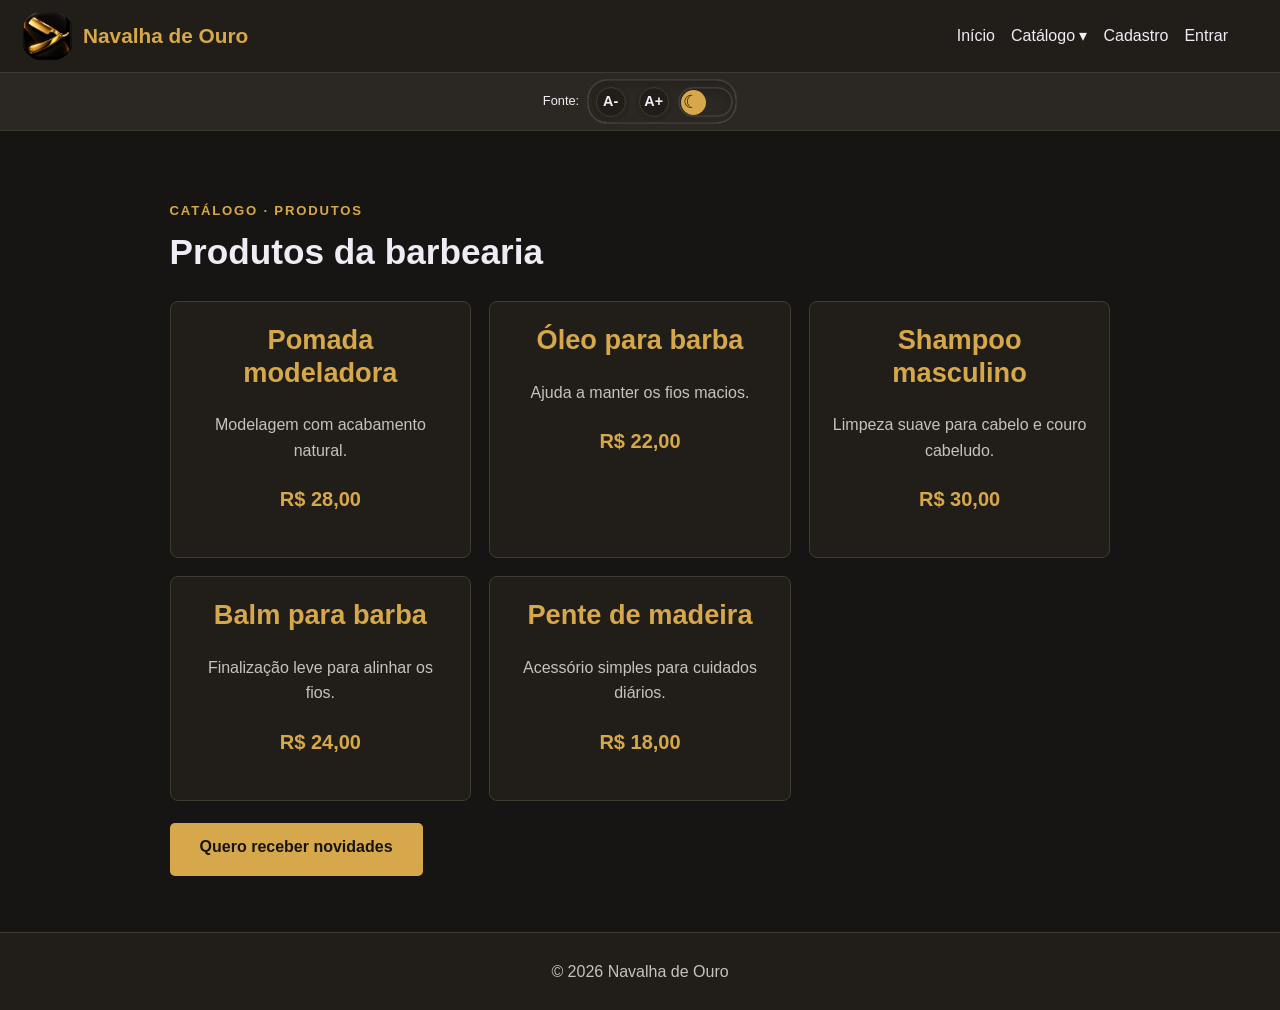
<file: produtos.html>
<!doctype html>
<html lang="pt-BR">
  <head>
    <meta charset="UTF-8" />
    <meta name="viewport" content="width=device-width, initial-scale=1.0" />
    <title>Navalha de Ouro | Produtos</title>
    <link rel="stylesheet" href="css/estilo.css" />
    <link rel="stylesheet" href="css/menu-hamburguer.css" />
  </head>
  <body>
    <header class="cabecalho">
      <div class="marca">
        <a class="logo-navalha" href="index.html" aria-label="Ir para a página inicial"></a>
        <a class="logo" href="index.html">Navalha de Ouro</a>
      </div>

      <input id="menu-hamburguer" class="menu-hamburguer" type="checkbox" />

      <div class="area-usuario">
        <a
          id="usuario-logado"
          class="usuario-logado"
          href="painel.html"
          aria-label="Abrir painel do cliente"
        >
        </a>

        <button id="botao-sair" class="botao-link oculto" type="button">Sair</button>
      </div>

      <nav class="menu" aria-label="Navegação principal">
        <a href="index.html">Início</a>

        <details class="submenu">
          <summary>Catálogo</summary>

          <div class="submenu-lista">
            <a href="servicos.html">Serviços</a>
            <a href="produtos.html" aria-current="page">Produtos</a>
          </div>
        </details>

        <a href="cadastro.html">Cadastro</a>
        <a id="link-entrar" href="login.html">Entrar</a>
        <details id="menu-area-cliente" class="submenu">
          <summary>Área do cliente</summary>
          <div class="submenu-lista" id="submenu-cliente">
            <a href="login.html">Entrar</a>
            <a href="horarios.html">Horários</a>
            <a href="painel.html">Painel</a>
            <a href="feedback.html">Feedback</a>
            <a href="meus-dados.html">Dados enviados</a>
          </div>
        </details>
      </nav>

      <label class="botao-hamburguer" for="menu-hamburguer" aria-label="Abrir menu">
        <span></span>
        <span></span>
        <span></span>
      </label>
    </header>
    <div class="barra-acessibilidade" aria-label="Ferramentas de acessibilidade">
      <span>Fonte:</span>
      <div class="container-fonte">
        <div class="fonte-button">
          <button class="fonte" type="button" data-acao="diminuir-fonte">A-</button>
        </div>

        <div class="fonte-button">
          <button class="fonte" type="button" data-acao="aumentar-fonte">A+</button>
        </div>

        <label class="tema-switch">
          <input type="checkbox" id="tema-toggle" data-acao="alternar-tema" aria-label="Alternar tema claro ou escuro" />
          <span class="tema-slider"></span>
          <span class="icone-lua">☾</span>
          <span class="icone-sol">☀</span>
        </label>
      </div>
    </div>

    <main class="conteudo">
      <p class="etiqueta">CATÁLOGO · PRODUTOS</p>
      <h1>Produtos da barbearia</h1>
      <section class="grade-cards" aria-label="Lista de produtos">
        <article class="card">
          <h2>Pomada modeladora</h2>
          <p>Modelagem com acabamento natural.</p>
          <p class="preco">R$ 28,00</p>
        </article>
        <article class="card">
          <h2>Óleo para barba</h2>
          <p>Ajuda a manter os fios macios.</p>
          <p class="preco">R$ 22,00</p>
        </article>
        <article class="card">
          <h2>Shampoo masculino</h2>
          <p>Limpeza suave para cabelo e couro cabeludo.</p>
          <p class="preco">R$ 30,00</p>
        </article>
        <article class="card">
          <h2>Balm para barba</h2>
          <p>Finalização leve para alinhar os fios.</p>
          <p class="preco">R$ 24,00</p>
        </article>
        <article class="card">
          <h2>Pente de madeira</h2>
          <p>Acessório simples para cuidados diários.</p>
          <p class="preco">R$ 18,00</p>
        </article>
      </section>
      <div class="acoes">
        <a class="botao" href="cadastro.html">Quero receber novidades</a>
      </div>
    </main>

    <footer>© 2026 Navalha de Ouro</footer>
    <script src="js/dados.js"></script>
    <script src="js/comum.js"></script>
  </body>
</html>
</file>
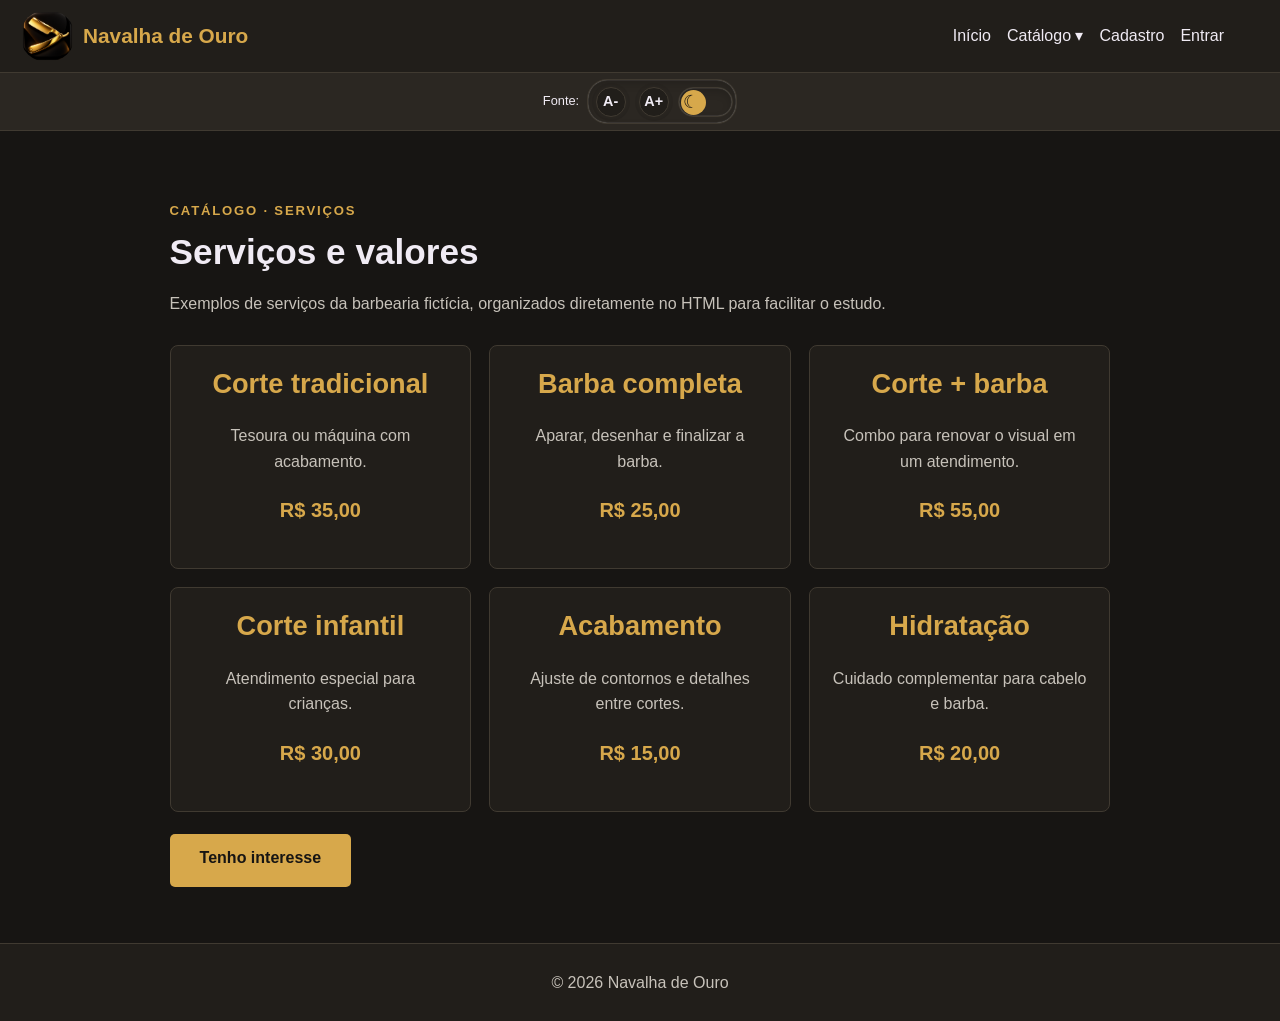
<file: servicos.html>
<!doctype html>
<html lang="pt-BR">
    <head>
        <meta charset="UTF-8" />
        <meta name="viewport" content="width=device-width, initial-scale=1.0" />
        <title>Navalha de Ouro | Serviços</title>
        <link rel="stylesheet" href="css/estilo.css" />
        <link rel="stylesheet" href="css/menu-hamburguer.css" />
    </head>
    <body>
        <header class="cabecalho">
            <div class="marca">
                <a
                    class="logo-navalha"
                    href="index.html"
                    aria-label="Ir para a página inicial"
                ></a>
                <a class="logo" href="index.html">Navalha de Ouro</a>
            </div>
            <input
                id="menu-hamburguer"
                class="menu-hamburguer"
                type="checkbox"
            />
            <label
                class="botao-hamburguer"
                for="menu-hamburguer"
                aria-label="Abrir menu"
            >
                <span></span><span></span><span></span>
            </label>
            <nav class="menu" aria-label="Navegação principal">
                <a href="index.html">Início</a>
                <details class="submenu">
                    <summary>Catálogo</summary>
                    <div class="submenu-lista">
                        <a href="servicos.html" aria-current="page">Serviços</a>
                        <a href="produtos.html">Produtos</a>
                    </div>
                </details>
                <a href="cadastro.html">Cadastro</a>
                <a id="link-entrar" href="login.html">Entrar</a>
                <details id="menu-area-cliente" class="submenu">
                    <summary>Área do cliente</summary>
                    <div class="submenu-lista" id="submenu-cliente">
                        <a href="login.html">Entrar</a>
                        <a href="horarios.html">Horários</a>
                        <a href="painel.html">Painel</a>
                        <a href="feedback.html">Feedback</a>
                        <a href="meus-dados.html">Dados enviados</a>
                    </div>
                </details>
                <div class="area-usuario">
                    <a
                        id="usuario-logado"
                        class="usuario-logado"
                        href="painel.html"
                        aria-label="Abrir painel do cliente"
                    ></a
                    ><button
                        id="botao-sair"
                        class="botao-link oculto"
                        type="button"
                    >
                        Sair
                    </button>
                </div>
            </nav>
        </header>
        <div
            class="barra-acessibilidade"
            aria-label="Ferramentas de acessibilidade"
        >
            <span>Fonte:</span>
            <div class="container-fonte">

                <div class="fonte-button">
                    <button class="fonte" type="button" data-acao="diminuir-fonte">A- </button>
                </div>

                <div class="fonte-button">
                    <button class="fonte" type="button" data-acao="aumentar-fonte">A+ </button>

                </div>

                <label class="tema-switch" >
                    <input type="checkbox" id="tema-toggle" data-acao="alternar-tema" aria-label="Alternar tema claro ou escuro">
                    <span class="tema-slider"></span>
                    <span class="icone-lua">☾</span>
                    <span class="icone-sol">☀</span>                 
                </label>


            </div>
        </div>

        <main class="conteudo">
            <p class="etiqueta">CATÁLOGO · SERVIÇOS</p>
            <h1>Serviços e valores</h1>
            <p class="introducao">
                Exemplos de serviços da barbearia fictícia, organizados
                diretamente no HTML para facilitar o estudo.
            </p>
            <section class="grade-cards" aria-label="Lista de serviços">
                <article class="card">
                    <h2>Corte tradicional</h2>
                    <p>Tesoura ou máquina com acabamento.</p>
                    <p class="preco">R$ 35,00</p>
                </article>
                <article class="card">
                    <h2>Barba completa</h2>
                    <p>Aparar, desenhar e finalizar a barba.</p>
                    <p class="preco">R$ 25,00</p>
                </article>
                <article class="card">
                    <h2>Corte + barba</h2>
                    <p>Combo para renovar o visual em um atendimento.</p>
                    <p class="preco">R$ 55,00</p>
                </article>
                <article class="card">
                    <h2>Corte infantil</h2>
                    <p>Atendimento especial para crianças.</p>
                    <p class="preco">R$ 30,00</p>
                </article>
                <article class="card">
                    <h2>Acabamento</h2>
                    <p>Ajuste de contornos e detalhes entre cortes.</p>
                    <p class="preco">R$ 15,00</p>
                </article>
                <article class="card">
                    <h2>Hidratação</h2>
                    <p>Cuidado complementar para cabelo e barba.</p>
                    <p class="preco">R$ 20,00</p>
                </article>
            </section>
            <div class="acoes">
                <a class="botao" href="cadastro.html">Tenho interesse</a>
            </div>
        </main>

        <footer>© 2026 Navalha de Ouro</footer>
        <script src="js/dados.js"></script>
        <script src="js/comum.js"></script>
    </body>
</html>
</file>
<file: css/estilo.css>
/* Cores e valores compartilhados pelos temas claro e escuro. */
:root {
  --cor-fundo: #171513;
  --cor-superficie: #211e1a;
  --cor-superficie-2: #2b2722;
  --cor-texto: #f0ebf4;
  --cor-texto-suave: #c7c2ba;
  --cor-destaque: #d7a84b;
  --cor-destaque-hover: #f0c66a;
  --cor-borda: #403a31;
  --cor-erro: #ffb4ab;
  --cor-sucesso: #9ce3b1;
  --cor-foco: #ffe099;
  --escala-fonte: 1;
}

/* Base global e foco acessível. */
* {
  box-sizing: border-box;
}

html {
  scroll-behavior: smooth;
}

body {
  margin: 0;
  min-width: 320px;
  min-height: 100vh;
  display: flex;
  flex-direction: column;
  font-family: Arial, Helvetica, sans-serif;
  color: var(--cor-texto);
  background: var(--cor-fundo);
  line-height: 1.6;
}

body.tema-claro {
  --cor-fundo: #f7f4ee;
  --cor-superficie: #ffffff;
  --cor-superficie-2: #efe8da;
  --cor-texto: #1a1714;
  --cor-texto-suave: #4d4943;
  --cor-destaque: #805400;
  --cor-destaque-hover: #5d3f00;
  --cor-borda: #b9ae9e;
  --cor-erro: #8f1d14;
  --cor-sucesso: #146c2e;
  --cor-foco: #865c00;
}

body.tema-claro .botao {
  color: #ffffff;
}

/* Ajustes de cores específicos do agendamento no tema claro. */
body.pagina-horarios.tema-claro {
  --cor-fundo: #f9f3ea;
  --cor-superficie: #fffdf9;
  --cor-superficie-2: #f2e7d8;
  --cor-texto: #201b18;
  --cor-texto-suave: #524a43;
  --cor-destaque: #795000;
  --cor-borda: #d9c2a4;
}

/* Elementos básicos e indicadores de foco. */
a {
  color: inherit;
}

button,
input,
select,
textarea {
  font: inherit;
}
a {
  outline-offset: 3px;
}

button:focus-visible,
summary:focus-visible,
a:focus-visible,
input:focus-visible,
select:focus-visible,
textarea:focus-visible {
  outline: 3px solid var(--cor-foco);
}
/* Cabeçalho, marca e navegação. */
.marca {
  display: inline-flex;
  align-items: center;
  gap: 8px;
}

.logo-navalha {
  display: inline-block;
  width: 55px;
  height: 52px;
  flex-shrink: 0;
  border-radius: 50%;
  background: url("../assets/icone-site.png") center / cover no-repeat;
}
.cabecalho {
  position: sticky;
  top: 0;
  z-index: 20;

  display: flex;
  align-items: center;
  justify-content: space-between;

  gap: 12px;
  padding: 10px 20px;
  border-bottom: 1px solid var(--cor-borda);
  background: var(--cor-superficie);
}

.logo {
  display: inline-flex;
  align-items: center;
  color: var(--cor-destaque);
  font-size: 1.3rem;
  font-weight: 700;
  text-decoration: none;
}

.menu {
  display: flex;

  align-items: center;
  gap: 8px 16px;
  margin-left: auto;
}

.menu > a,
.submenu summary {
  padding: 5px 0;
  color: var(--cor-texto);
  text-decoration: none;
  cursor: pointer;
}

.menu > a:hover,
.menu > a[aria-current="page"],
.submenu summary:hover {
  color: var(--cor-destaque);
}

.submenu {
  position: relative;
}

.submenu summary {
  list-style: none;
}

.submenu summary::-webkit-details-marker {
  display: none;
}

.submenu summary::after {
  content: " ▾";
}

.submenu-lista {
  position: absolute;
  display: grid;
  padding: 15px;
  border-radius: 20px;
  background: var(--cor-superficie-2);
  box-shadow: 0px 0px 3px var(--cor-destaque);
}
/* Ajuste do submenu da área do cliente. */
#submenu-cliente {
  width: 155px;
}

.submenu-lista a {
  padding: 4px 6px;
  text-decoration: none;
}

.submenu-lista a:hover {
  color: var(--cor-destaque);
}

.area-usuario {
  display: flex;
  align-items: center;
  gap: 10px;
  min-height: 34px;
}

.usuario-logado {
  padding: 7px 11px;
  margin: 10px;
  border: 1px solid var(--cor-borda);
  border-radius: 20px;
  color: var(--cor-texto-suave);
  background: var(--cor-superficie);
  font-size: 0.92rem;
  text-decoration: none;
}

.usuario-logado:hover {
  color: var(--cor-destaque);
}

/* Barra de acessibilidade e controle de tema. */
.barra-acessibilidade {
  display: flex;
  flex-wrap: wrap;
  align-items: center;
  justify-content: center;
  gap: 8px;
  padding: 6px 5%;
  border-bottom: 1px solid var(--cor-borda);
  background: var(--cor-superficie-2);
  font-size: 0.8rem;
}

.barra-acessibilidade button,
.botao-secundario,
.botao-link {
  padding: 8px;
  border: 1px solid var(--cor-borda);
  color: var(--cor-texto);
  background: var(--cor-superficie);
  cursor: pointer;
  text-decoration: none;
}

/* Switch do tema: o ícone acompanha a bolinha do controle. */
.tema-switch {
  position: relative;
  display: inline-block;
  width: 55px;
  height: 30px;
  cursor: pointer;
}

.tema-switch input {
  position: absolute;
  width: 0;
  height: 0;
  opacity: 0;
}

.tema-slider {
  position: absolute;
  inset: 0;
  border: 1px solid var(--cor-borda);
  border-radius: 50px;
  background: var(--cor-superficie-2);
  transition: background-color 0.3s ease;
  box-shadow: 
    inset 0 4px 8px rgba(0, 0, 0, 0.15),
    inset 0 -0px 1px rgba(255, 255, 255, 0.8);
}

.tema-slider::before {
  position: absolute;
  top: 2px;
  left: 2px;
  width: 25px;
  height: 25px;
  border-radius: 50%;
  background: var(--cor-destaque);
  content: "";
  transition: transform 0.5s ease;
}

.tema-switch input:checked + .tema-slider::before {
  transform: translateX(25px);
}

.icone-lua,
.icone-sol {
  position: absolute;
  top: 50%;
  left: 3px;
  z-index: 1;
  display: grid;
  width: 20px;
  height: 20px;
  color: #171513;
  font-size: 18px;
  line-height: 1;
  place-items: center;
  transform: translateY(-50%);
  transition:
    opacity 0.2s ease,
    transform 0.3s ease;
}

.icone-lua {
  opacity: 1;
}

.icone-sol {
  opacity: 0;
}

.tema-switch input:checked ~ .icone-lua {
  opacity: 0;
  transform: translate(27px, -50%);
}

.tema-switch input:checked ~ .icone-sol {
  opacity: 1;
  transform: translate(27px, -50%);
}

.tema-switch input:focus-visible + .tema-slider {
  outline: 3px solid var(--cor-foco);
  outline-offset: 3px;
}
.container-fonte{
  display: flex;
  justify-content: center;
  align-items: center;
  gap: 5px;
  border: 1px solid var(--cor-borda);
  border-radius: 20px;
  width: 150px;
  height: 45px;
  box-shadow: 
    inset 0 4px 8px rgba(0, 0, 0, 0.15),
    inset 0 -0px 1px rgba(255, 255, 255, 0.8);
}

.fonte {
  display: flex;
  justify-content: center;
  align-items: center;
  width: 30px;
  height: 30px;
  border: 1px solid var(--cor-borda);
  background: var(--cor-superficie);
  font-size: 0.9rem;
  font-weight: 700;
  cursor: pointer;
  border-radius: 50%;
  
  
  
}

.fonte:active {
  scale: 0.80;
  transition: scale 0.1s ease;
}
.fonte-button{
 display: flex;
  justify-content: center;
  align-items: center;
  width: 38px;
  height: 38px;
  border-radius: 50%;
  box-shadow: 
    inset 0 0px 0px #ffffffcc,
    inset 0 -2px 8px #00000026;
  
}

.tema {
  border-radius: 20px;
}
.botao-secundario:hover,
.botao-link:hover {
  background: var(--cor-superficie-2);
}

.botao-secundario {
  display: inline-block;
  padding: 10px 16px;
  border-radius: 5px;
  font-weight: 700;
}

.botao-link {
  color: var(--cor-destaque);
  border-radius: 20px;
  padding: 7px 11px;
}

/* A+/A-: o JS muda --escala-fonte. Dentro do main os tamanhos usam "em",
   então títulos, textos e campos crescem juntos. */
main {
  flex: 1;
  font-size: calc(1rem * var(--escala-fonte));
  overflow-wrap: break-word;
}

.hero {
  min-height: 420px;
  display: grid;
  padding: 70px 9%;
  background:
    linear-gradient(90deg, rgba(17, 16, 15, 0.747), rgba(17, 16, 15, 0.178)),
    url("../assets/hero-barbearia.jpg") center / cover no-repeat;
}

.hero-conteudo {
  max-width: 650px;
}

.etiqueta {
  margin-bottom: 8px;
  color: var(--cor-destaque);
  font-size: 0.82em;
  font-weight: 700;
  letter-spacing: 1.8px;
}

h1,
h2,
h3 {
  line-height: 1.2;
}

h1 {
  margin: 10px 0 18px;
  font-size: 2.2em;
}

body.tema-claro .hero h1 {
  color: #e9e1da;
  background: rgba(17, 16, 15, 0.48);
}

body.tema-claro .hero .etiqueta {
  color: #ffe099;
}

body.tema-claro .hero .botao {
  color: #e9e1da;
  background: rgba(168, 89, 10, 0.48);
}

body.tema-claro .hero .botao:hover {
  color: #e9e1da;
  background: rgba(241, 150, 58, 0.48);
}

h2 {
  margin-top: 0;
  font-size: 1.7em;
}

h3 {
  margin-bottom: 8px;
}

.secao,
.conteudo {
  width: min(1120px, 100%);
  margin: 0 auto;
  padding: 56px 7%;
}
/* Seções, catálogo e cards. */
.conteudo .formulario-estreito,
.conteudo .grade-cards {
  color: var(--cor-texto-suave);
}

.secao-centro {
  text-align: center;
}

.texto-suave,
.introducao {
  color: var(--cor-texto-suave);
}

.grade-cards {
  display: grid;
  grid-template-columns: 1fr;
  gap: 18px;
  margin-top: 28px;
}

.card {
  min-width: 0;
  padding: 22px;
  border: 1px solid var(--cor-borda);
  border-radius: 8px;
  background: var(--cor-superficie);
}

.card h2,
.card h3,
.preco {
  color: var(--cor-destaque);
  text-align: center;
}

.card h3 {
  font-size: 1.17em;
}
.card p,
.card a {
  text-align: center;
  display: block;
}

.preco {
  font-size: 1.25em;
  font-weight: 700;
}

.botao {
  display: inline-block;
  padding: 11px 30px;
  border: 0;
  border-radius: 5px;
  color: #171513;
  background: var(--cor-destaque);
  font-weight: 700;
  text-decoration: none;
  cursor: pointer;
  min-height: 53px;
}

.botao:hover {
  background: var(--cor-destaque-hover);
}

.acoes {
  display: flex;
  flex-wrap: wrap;
  gap: 10px;
  margin-top: 22px;
}

.painel-acoes {
  justify-content: center;
}

.painel-acoes > .botao-secundario {
  min-width: 170px;
  text-align: center;
}

/* Formulários e campos reutilizados. */
.formulario {
  max-width: 850px;
  margin: 0 auto;
  padding: 24px;
  border: 1px solid var(--cor-borda);
  border-radius: 8px;
  background: var(--cor-superficie);
}

.formulario-estreito {
  max-width: 480px;
}

.grade-formulario {
  display: grid;
  grid-template-columns: 1fr;
  gap: 15px;
}

.grade-formulario > *,
.campo,
.campo-com-acao,
.campo-com-acao input {
  min-width: 0;
}

.campo label,
.grupo-titulo {
  display: block;
  margin-bottom: 5px;
  font-weight: 700;
}

.campo input,
.campo select,
.campo textarea {
  width: 100%;
  padding: 11px 12px;
  border: 1px solid var(--cor-destaque);
  border-radius: 10px;
  color: var(--cor-texto);
  background: var(--cor-fundo);
}

.campo-com-acao {
  display: flex;
  align-items: center;
  gap: 6px;
}

.campo-com-acao input {
  width: auto;
  flex: 1;
}

.botao-olho {
  width: 44px;
  min-width: 44px;
  height: 44px;
  padding: 0;
  border: 1px solid var(--cor-borda);
  border-radius: 5px;
  color: var(--cor-texto);
  background: var(--cor-superficie-2);
  cursor: pointer;
}

.botao-olho:hover {
  color: var(--cor-destaque);
}

.campo input[readonly] {
  color: var(--cor-texto-suave);
  background: var(--cor-superficie-2);
}

.campo textarea {
  min-height: 110px;
  resize: vertical;
}

/* Agendamento: fundo, formulário e campos específicos dessa página. */
.conteudo-horarios {
  width: min(1480px, 100%);
  min-height: 72vh;
  margin: 0 auto;
  padding: 24px 0 56px;
  background: url("../assets/fundo-horario.jpg") center / cover no-repeat;
}

.formulario-horarios {
  max-width: 550px;
  margin: 0 auto;
  padding: 24px 50px 80px;
  border: 1px solid var(--cor-destaque);
  border-radius: 15px;
  background: rgba(17, 12, 0, 0.747);
  font-size: 0.8em;
  text-align: center;
}

#form-horarios h1 {
  color: var(--cor-destaque);
  font-size: 2.4em;
  text-align: center;
}

#form-horarios p {
  color: var(--cor-texto-suave);
  font-size: 1.25em;
  text-align: center;
}

.container_campo {
  display: flex;
  justify-content: space-between;
  width: 100%;
  padding: 20px;
}

.pagina-horarios.tema-claro .formulario-horarios {
  border-color: var(--cor-destaque);
  background: #f2e7d8a4;
  box-shadow: 0 0 30px var(--cor-destaque);
}

.pagina-horarios.tema-claro .campo label,
.pagina-horarios.tema-claro .texto-suave,
.pagina-horarios.tema-claro #form-horarios p {
  color: #2b2724;
}

.grupo-opcoes {
  display: grid;
  gap: 8px;
  padding: 12px;
  border: 1px solid var(--cor-borda);
  border-radius: 5px;
}

.opcao {
  display: flex;
  align-items: center;
  gap: 8px;
}

/* Mensagens, painel, dados enviados e página de erro. */
.erro-campo {
  min-height: 20px;
  margin: 3px 0 0;
  color: var(--cor-erro);
  font-size: 0.86em;
}

.mensagem {
  margin: 16px 0;
  padding: 11px 13px;
  border-left: 4px solid var(--cor-destaque);
  background: var(--cor-superficie-2);
}

.mensagem.erro {
  border-left-color: var(--cor-erro);
  color: var(--cor-erro);
}

.mensagem.sucesso {
  border-left-color: var(--cor-sucesso);
  color: var(--cor-sucesso);
}

.painel-grid {
  display: grid;
  gap: 18px;
  grid-template-columns: 1fr;
}

.painel-grid > .card {
  display: flex;
  flex-direction: column;
}

.painel-grid .painel-acoes {
  margin-top: auto;
  padding-top: 22px;
}

.dados-lista {
  display: grid;
  grid-template-columns: minmax(120px, 180px) 1fr;
  gap: 10px 16px;
}

.dados-lista dt {
  color: var(--cor-destaque);
  font-weight: 700;
}

.dados-lista dd {
  margin: 0;
  overflow-wrap: anywhere;
}

.erro-pagina {
  min-height: 60vh;
  display: grid;
  place-items: center;
  text-align: center;
}

.erro-codigo {
  margin: 0;
  color: var(--cor-destaque);
  font-size: clamp(4rem, 18vw, 9rem);
  font-weight: 800;
  line-height: 1;
}

.oculto {
  display: none !important;
}

/* Rodapé e ajustes responsivos. */
footer {
  margin-top: auto;
  padding: 26px 7%;
  border-top: 1px solid var(--cor-borda);
  color: var(--cor-texto-suave);
  background: var(--cor-superficie);
  text-align: center;
}

@media (max-width: 700px) {
  .container_campo {
    flex-direction: column;
  }
}

@media (max-width: 480px) {
  .conteudo {
    padding-inline: 5%;
  }

  .formulario {
    padding: 20px;
  }

  .formulario-horarios {
    padding-inline: 20px;
  }

  .container_campo {
    padding-inline: 0;
  }

  .dados-lista {
    grid-template-columns: 1fr;
  }

  .dados-lista dd {
    margin-bottom: 8px;
  }
}

@media (min-width: 827px) {
  .marca {
    order: 1;
  }

  .menu {
    order: 2;

    margin-left: auto;
  }

  .area-usuario {
    order: 3;

    margin-left: 20px;
  }

  .botao-hamburguer {
    display: none;
  }

  .grade-cards {
    grid-template-columns: repeat(3, 1fr);
  }

  .painel-grid {
    grid-template-columns: repeat(3, 1fr);
  }
}

@media (max-width: 998px) {
  .logo {
    display: none;
  }
}
</file>
<file: css/menu-hamburguer.css>
/* Controles do menu compacto ficam ocultos em telas maiores. */
.menu-hamburguer,
.botao-hamburguer {
  display: none;
}

/* Navegação compacta para telas de até 825px. */
@media (max-width: 825px) {
  /* Cabeçalho, botão e linhas do ícone hambúrguer. */
  .cabecalho {
    position: relative;
    display: flex;
    align-items: center;
    flex-wrap: nowrap;
  }

  .area-usuario {
    display: flex;
    align-items: center;
    gap: 10px;
    margin-left: auto;
  }

  .botao-hamburguer {
    display: flex;
    width: 42px;
    height: 36px;
    margin-left: 10px;

    cursor: pointer;

    flex-direction: column;
    justify-content: center;
    align-items: center;
    gap: 5px;

    z-index: 50;
  }

  .botao-hamburguer:focus-visible {
    outline: 3px solid var(--cor-foco);
    outline-offset: 3px;
  }

  .botao-hamburguer span {
    display: block;

    width: 25px;
    height: 3px;

    background-color: currentColor;
    border-radius: 2px;
  }

  /* Painel de navegação fechado por padrão. */
  .menu {
    position: absolute;
    top: 100%;
    left: 0;
    right: 7px;
    z-index: 40;
    display: flex;
    width: 98%;
    flex-direction: column;
    align-items: stretch;
    border-radius: 0 0 10px 10px;
    border-bottom: 1px solid var(--cor-borda);
    background: var(--cor-superficie);
    box-shadow: 0 8px 20px rgba(0, 0, 0, 0.25);
    opacity: 0;
    visibility: hidden;
    pointer-events: none;
    transform: translateY(-10px);
    transition:
      opacity 0.3s ease,
      transform 0.3s ease,
      visibility 0.3s ease;
  }

  .menu-hamburguer:checked ~ .menu {
    opacity: 1;
    visibility: visible;
    pointer-events: auto;
    transform: translateY(0);
  }

  .menu a,
  .menu summary {
    display: block;
    margin-left: 15px;
  }

  /* Links dos submenus e largura do submenu do cliente. */
  .submenu-lista {
    position: static;

    display: flex;
    flex-direction: column;
    width: 50%;

    box-shadow: 0px 0px 3px var(--cor-destaque);

    padding-left: 1rem;
    margin-left: 5%;
    margin-bottom: 10px;
  }
  #submenu-cliente {
    width: 50%;
  }
}
</file>
<file: css/inicio.css>
/* Preserva as cores dos cards do site ao carregar o Bootstrap nesta página. */
.card {
  color: var(--cor-texto);
}

/* O carrossel ocupa o fundo do banner; o texto permanece sobre as imagens. */
.hero.hero-carrossel {
  position: relative;
  background: #171513;
  color: #f0ebf4;
}

.hero-carrossel .hero-conteudo {
  position: relative;
  z-index: 2;
  pointer-events: none;
}

.hero-carrossel .hero-conteudo a {
  pointer-events: auto;
}

/* Estrutura do carrossel ocupando o banner inicial. */
#carouselExampleIndicators {
  position: absolute;
  inset: 0;
  overflow: hidden;
}

#carouselExampleIndicators .carousel-inner,
#carouselExampleIndicators .carousel-item {
  height: 100%;
}

/* Camada de contraste sobre as imagens do carrossel. */
#carouselExampleIndicators .carousel-item::after {
  content: "";
  position: absolute;
  inset: 0;
  background: linear-gradient(
    90deg,
    rgba(17, 16, 15, 0.7),
    rgba(17, 16, 15, 0.1)
  );
  pointer-events: none;
}

/* Controles e indicadores do carrossel. */
#carouselExampleIndicators .carousel-control-prev,
#carouselExampleIndicators .carousel-control-next {
  width: 7%;
}

#carouselExampleIndicators .carousel-item img {
  height: 100%;
  object-fit: cover;
}

#carouselExampleIndicators .carousel-control-prev-icon,
#carouselExampleIndicators .carousel-control-next-icon {
  border-radius: 50%;
  background-color: rgba(0, 0, 0, 0.65);
}

#carouselExampleIndicators .carousel-indicators {
  width: fit-content;
  margin-right: auto;
  margin-left: auto;
  padding: 4px 10px;
  border-radius: 20px;
  background-color: rgba(0, 0, 0, 0.65);
}
</file>
